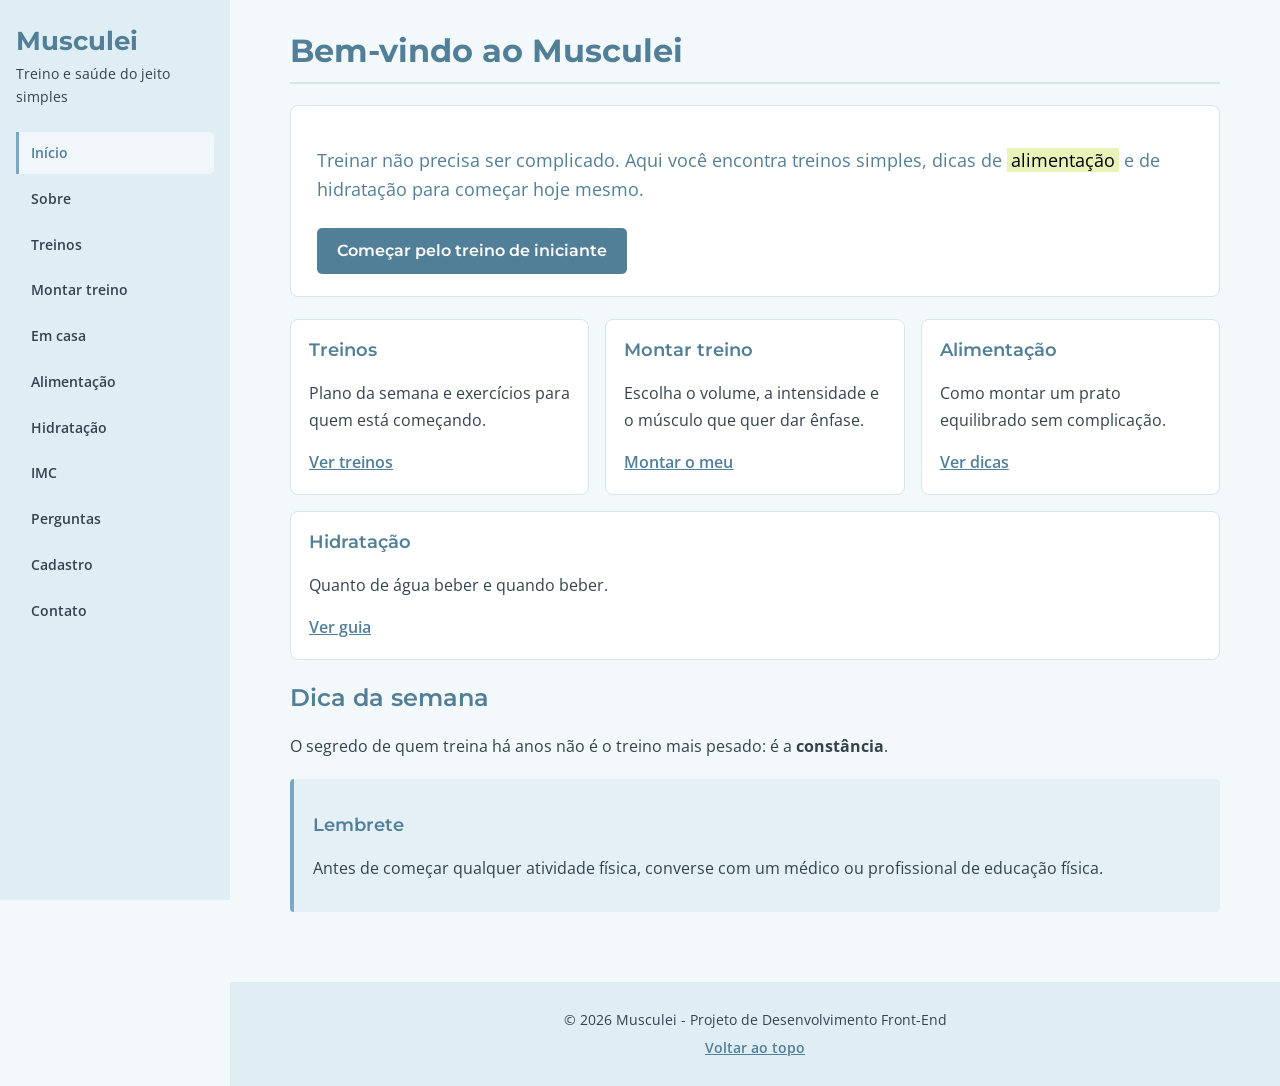
<file: html/index.html>
<!DOCTYPE html>
<html lang="pt-br">
<head>
   
    <meta charset="UTF-8">
    <meta http-equiv="content-language" content="pt-br">
    <meta name="viewport" content="width=device-width, initial-scale=1.0">
    <meta name="author" content="Hugo Gabriel">
    <meta name="keywords" content="treino, saúde, exercícios, alimentação, hidratação">
    <meta name="description" content="Musculei: site de treino e saúde para quem está em busca de bem-estar.">
    <title>Início | Musculei</title>
   
    <link rel="preconnect" href="https://fonts.googleapis.com">
    <link rel="preconnect" href="https://fonts.gstatic.com" crossorigin>
    <link href="https://fonts.googleapis.com/css2?family=Montserrat:wght@600;700;800&family=Open+Sans:wght@400;600;700&display=swap" rel="stylesheet">

    <link rel="stylesheet" href="../css/estilo.css">
    <link rel="stylesheet" href="../css/index.css">
</head>
<body>


    <header id="topo">
        <h1>Musculei</h1>
        <p>Treino e saúde do jeito simples</p>
        <nav>
            <a href="index.html" class="ativo">Início</a>
            <a href="sobre.html">Sobre</a>
            <a href="treinos.html">Treinos</a>
            <a href="montar-treino.html">Montar treino</a>
            <a href="treino-em-casa.html">Em casa</a>
            <a href="alimentacao.html">Alimentação</a>
            <a href="hidratacao.html">Hidratação</a>
            <a href="imc.html">IMC</a>
            <a href="perguntas.html">Perguntas</a>
            <a href="cadastro.html">Cadastro</a>
            <a href="contato.html">Contato</a>
        </nav>
    </header>

    <main>
        <h1>Bem-vindo ao Musculei</h1>

        <section>
            <p class="introducao">Treinar não precisa ser complicado. Aqui você encontra treinos simples, dicas de <mark>alimentação</mark> e de hidratação para começar hoje mesmo.</p>
            <a class="botao" href="treino-iniciante.html">Começar pelo treino de iniciante</a>
        </section>

        <div class="grade">
            <div class="cartao">
                <h3>Treinos</h3>
                <p>Plano da semana e exercícios para quem está começando.</p>
                <a href="treinos.html">Ver treinos</a>
            </div>
            <div class="cartao">
                <h3>Montar treino</h3>
                <p>Escolha o volume, a intensidade e o músculo que quer dar ênfase.</p>
                <a href="montar-treino.html">Montar o meu</a>
            </div>
            <div class="cartao">
                <h3>Alimentação</h3>
                <p>Como montar um prato equilibrado sem complicação.</p>
                <a href="alimentacao.html">Ver dicas</a>
            </div>
            <div class="cartao">
                <h3>Hidratação</h3>
                <p>Quanto de água beber e quando beber.</p>
                <a href="hidratacao.html">Ver guia</a>
            </div>
        </div>

        <article>
            <h2>Dica da semana</h2>
            <p>O segredo de quem treina há anos não é o treino mais pesado: é a <strong>constância</strong>.</p>
        </article>

        <aside>
            <h3>Lembrete</h3>
            <p>Antes de começar qualquer atividade física, converse com um médico ou profissional de educação física.</p>
        </aside>
    </main>

    <footer>
        <p>&copy; 2026 Musculei - Projeto de Desenvolvimento Front-End</p>
        <p><a href="#topo">Voltar ao topo</a></p>
    </footer>

</body>
</html>
</file>
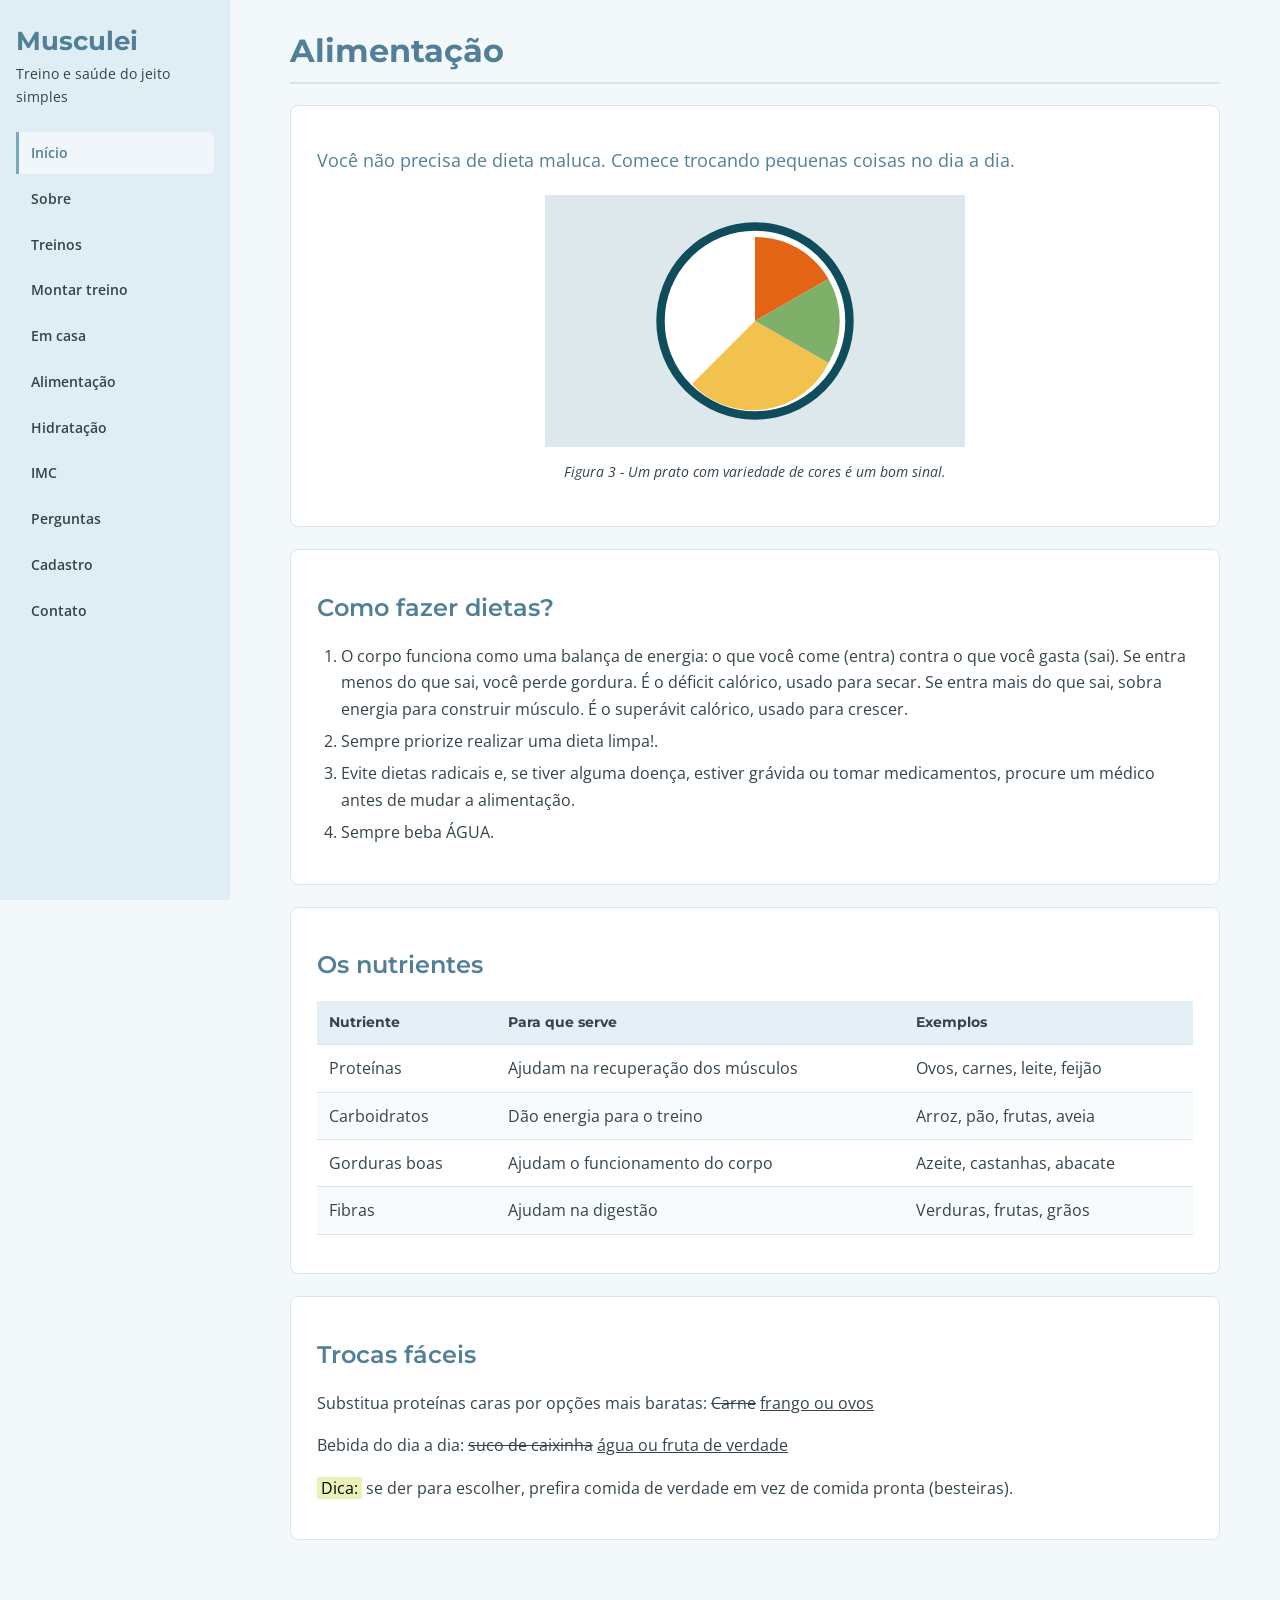
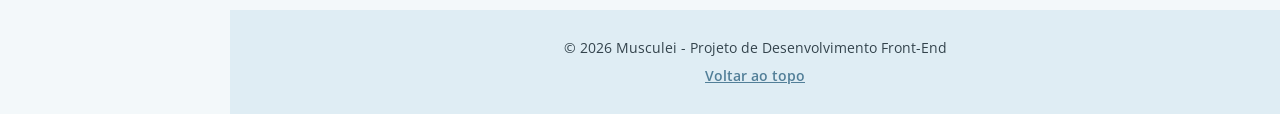
<file: html/alimentacao.html>
<!DOCTYPE html>
<html lang="pt-br">
<head>
    <!-- configurações da página -->
    <meta charset="UTF-8">
    <meta http-equiv="content-language" content="pt-br">
    <meta name="viewport" content="width=device-width, initial-scale=1.0">
    <meta name="author" content="Hugo Gabriel">
    <meta name="keywords" content="treino, saúde, exercícios, alimentação, hidratação">
    <meta name="description" content="Dicas simples para montar um prato equilibrado.">
    <title>Alimentação | Musculei</title>

    <!-- fontes -->
    <link rel="preconnect" href="https://fonts.googleapis.com">
    <link rel="preconnect" href="https://fonts.gstatic.com" crossorigin>
    <link href="https://fonts.googleapis.com/css2?family=Montserrat:wght@600;700;800&family=Open+Sans:wght@400;600;700&display=swap" rel="stylesheet">

    <!-- estilos -->
    <link rel="stylesheet" href="../css/estilo.css">
    <link rel="stylesheet" href="../css/alimentacao.css">
</head>
<body>

    
    <header id="topo">
        <h1>Musculei</h1>
        <p>Treino e saúde do jeito simples</p>
        <nav>
            <a href="index.html" class="ativo">Início</a>
            <a href="sobre.html">Sobre</a>
            <a href="treinos.html">Treinos</a>
            <a href="montar-treino.html">Montar treino</a>
            <a href="treino-em-casa.html">Em casa</a>
            <a href="alimentacao.html">Alimentação</a>
            <a href="hidratacao.html">Hidratação</a>
            <a href="imc.html">IMC</a>
            <a href="perguntas.html">Perguntas</a>
            <a href="cadastro.html">Cadastro</a>
            <a href="contato.html">Contato</a>
        </nav>
    </header>

    
    <main>
        <h1>Alimentação</h1>

        <section>
            <p class="introducao">Você não precisa de dieta maluca. Comece trocando pequenas coisas no dia a dia.</p>
            <figure>
                <img src="../img/prato.svg" alt="Desenho de um prato dividido em partes coloridas">
                <figcaption>Figura 3 - Um prato com variedade de cores é um bom sinal.</figcaption>
            </figure>
        </section>

        <section>
            <h2>Como fazer dietas?</h2>
            <ol>
                <li>O corpo funciona como uma balança de energia: o que você come (entra) contra o que você gasta (sai). Se entra menos do que sai, você perde gordura. É o déficit calórico, usado para secar. Se entra mais do que sai, sobra energia para construir músculo. É o superávit calórico, usado para crescer.</li>
                <li>Sempre priorize realizar uma dieta limpa!.</li>
                <li>Evite dietas radicais e, se tiver alguma doença, estiver grávida ou tomar medicamentos, procure um médico antes de mudar a alimentação.</li>
                <li>Sempre beba ÁGUA. </li>
            </ol>
        </section>

        <section>
            <h2>Os nutrientes</h2>
            <table>
                <thead>
                    <tr><th>Nutriente</th><th>Para que serve</th><th>Exemplos</th></tr>
                </thead>
                <tbody>
                    <tr><td>Proteínas</td><td>Ajudam na recuperação dos músculos</td><td>Ovos, carnes, leite, feijão</td></tr>
                    <tr><td>Carboidratos</td><td>Dão energia para o treino</td><td>Arroz, pão, frutas, aveia</td></tr>
                    <tr><td>Gorduras boas</td><td>Ajudam o funcionamento do corpo</td><td>Azeite, castanhas, abacate</td></tr>
                    <tr><td>Fibras</td><td>Ajudam na digestão</td><td>Verduras, frutas, grãos</td></tr>
                </tbody>
            </table>
        </section>

        <section>
            <h2>Trocas fáceis</h2>
            
            <p>Substitua proteínas caras por opções mais baratas: <del>Carne</del> <ins>frango ou ovos</ins></p>
            <p>Bebida do dia a dia: <del>suco de caixinha</del> <ins>água ou fruta de verdade</ins></p>
            <p><mark>Dica:</mark> se der para escolher, prefira comida de verdade em vez de comida pronta (besteiras).</p>
        </section>
    </main>

    <!-- rodapé -->
    <footer>
        <p>&copy; 2026 Musculei - Projeto de Desenvolvimento Front-End</p>
        <p><a href="#topo">Voltar ao topo</a></p>
    </footer>

</body>
</html>
</file>
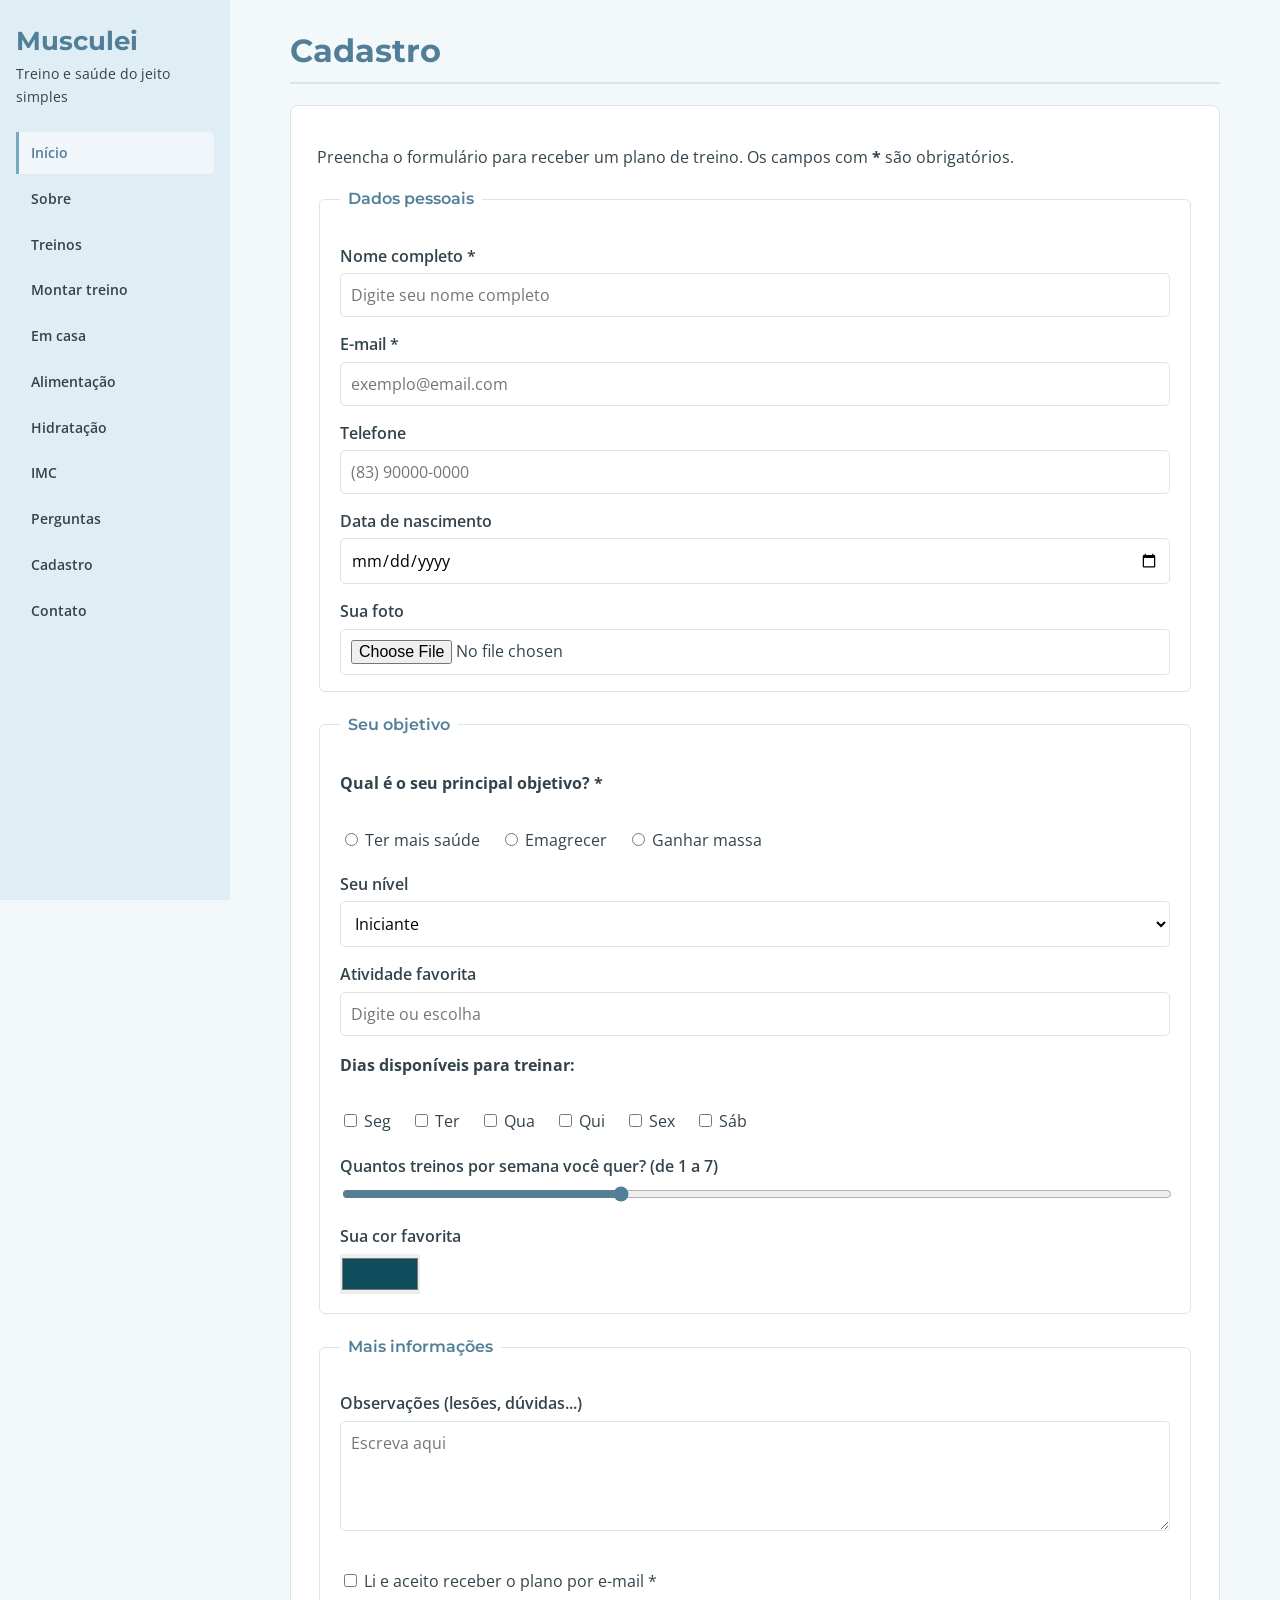
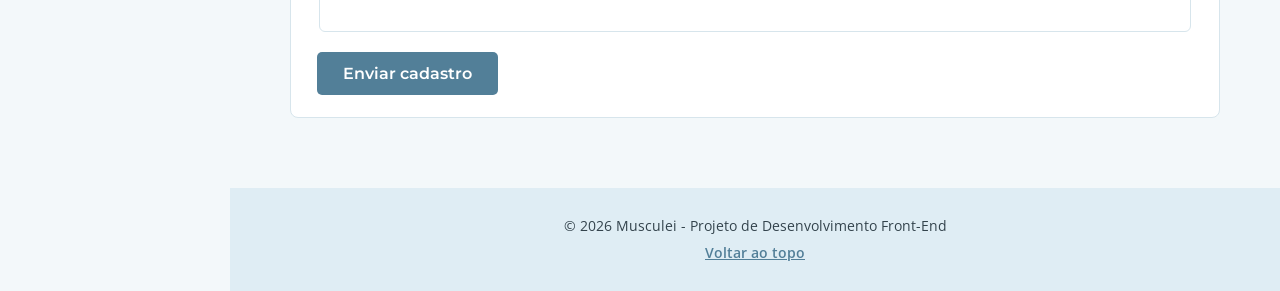
<file: html/cadastro.html>
<!DOCTYPE html>
<html lang="pt-br">
<head>
    <!-- configurações da página -->
    <meta charset="UTF-8">
    <meta http-equiv="content-language" content="pt-br">
    <meta name="viewport" content="width=device-width, initial-scale=1.0">
    <meta name="author" content="Hugo Gabriel">
    <meta name="keywords" content="treino, saúde, exercícios, alimentação, hidratação">
    <meta name="description" content="Formulário de cadastro para receber o plano de treino.">
    <title>Cadastro | Musculei</title>

    <!-- fontes -->
    <link rel="preconnect" href="https://fonts.googleapis.com">
    <link rel="preconnect" href="https://fonts.gstatic.com" crossorigin>
    <link href="https://fonts.googleapis.com/css2?family=Montserrat:wght@600;700;800&family=Open+Sans:wght@400;600;700&display=swap" rel="stylesheet">

    <!-- estilos -->
    <link rel="stylesheet" href="../css/estilo.css">
    <link rel="stylesheet" href="../css/cadastro.css">
</head>
<body>

    
    <header id="topo">
        <h1>Musculei</h1>
        <p>Treino e saúde do jeito simples</p>
        <nav>
            <a href="index.html" class="ativo">Início</a>
            <a href="sobre.html">Sobre</a>
            <a href="treinos.html">Treinos</a>
            <a href="montar-treino.html">Montar treino</a>
            <a href="treino-em-casa.html">Em casa</a>
            <a href="alimentacao.html">Alimentação</a>
            <a href="hidratacao.html">Hidratação</a>
            <a href="imc.html">IMC</a>
            <a href="perguntas.html">Perguntas</a>
            <a href="cadastro.html">Cadastro</a>
            <a href="contato.html">Contato</a>
        </nav>
    </header>

    
    <main>
        <h1>Cadastro</h1>

        <section>
            <p>Preencha o formulário para receber um plano de treino. Os campos com <b>*</b> são obrigatórios.</p>

            <form action="#" method="post">

                
                <fieldset>
                    <legend>Dados pessoais</legend>

                    <label for="nome">Nome completo *</label>
                    <input type="text" id="nome" name="nome" placeholder="Digite seu nome completo" required>

                    <label for="email">E-mail *</label>
                    <input type="email" id="email" name="email" placeholder="exemplo@email.com" required>

                    <label for="telefone">Telefone</label>
                    <input type="tel" id="telefone" name="telefone" placeholder="(83) 90000-0000">

                    <label for="nascimento">Data de nascimento</label>
                    <input type="date" id="nascimento" name="nascimento">

                    <label for="foto">Sua foto</label>
                    <input type="file" id="foto" name="foto">
                </fieldset>

                <fieldset>
                    <legend>Seu objetivo</legend>

                    <p><b>Qual é o seu principal objetivo? *</b></p>
                    
                    <label class="opcao"><input type="radio" name="objetivo" value="saude" required> Ter mais saúde</label>
                    <label class="opcao"><input type="radio" name="objetivo" value="emagrecer"> Emagrecer</label>
                    <label class="opcao"><input type="radio" name="objetivo" value="massa"> Ganhar massa</label>

                    <label for="nivel">Seu nível</label>
                    
                    <select id="nivel" name="nivel">
                        <option value="iniciante">Iniciante</option>
                        <option value="intermediario">Intermediário</option>
                        <option value="avancado">Avançado</option>
                    </select>

                    <label for="atividade">Atividade favorita</label>
                    
                    <input type="text" id="atividade" name="atividade" list="atividades" placeholder="Digite ou escolha">
                    <datalist id="atividades">
                        <option value="Musculação">
                        <option value="Corrida">
                        <option value="Caminhada">
                        <option value="Natação">
                        <option value="Futebol">
                    </datalist>

                    <p><b>Dias disponíveis para treinar:</b></p>
                    
                    <label class="opcao"><input type="checkbox" name="dias" value="seg"> Seg</label>
                    <label class="opcao"><input type="checkbox" name="dias" value="ter"> Ter</label>
                    <label class="opcao"><input type="checkbox" name="dias" value="qua"> Qua</label>
                    <label class="opcao"><input type="checkbox" name="dias" value="qui"> Qui</label>
                    <label class="opcao"><input type="checkbox" name="dias" value="sex"> Sex</label>
                    <label class="opcao"><input type="checkbox" name="dias" value="sab"> Sáb</label>

                    <label for="vezes">Quantos treinos por semana você quer? (de 1 a 7)</label>
                    <input type="range" id="vezes" name="vezes" min="1" max="7" value="3">

                    <label for="cor">Sua cor favorita</label>
                    <input type="color" id="cor" name="cor" value="#0f4c5c">
                </fieldset>

                <fieldset>
                    <legend>Mais informações</legend>

                    <label for="obs">Observações (lesões, dúvidas...)</label>
                    <textarea id="obs" name="obs" rows="4" placeholder="Escreva aqui"></textarea>

                    <p>
                        <label class="opcao"><input type="checkbox" name="aceito" required> Li e aceito receber o plano por e-mail *</label>
                    </p>
                </fieldset>

                <input type="submit" value="Enviar cadastro">
            </form>
        </section>
    </main>

    <!-- rodapé -->
    <footer>
        <p>&copy; 2026 Musculei - Projeto de Desenvolvimento Front-End</p>
        <p><a href="#topo">Voltar ao topo</a></p>
    </footer>

</body>
</html>
</file>
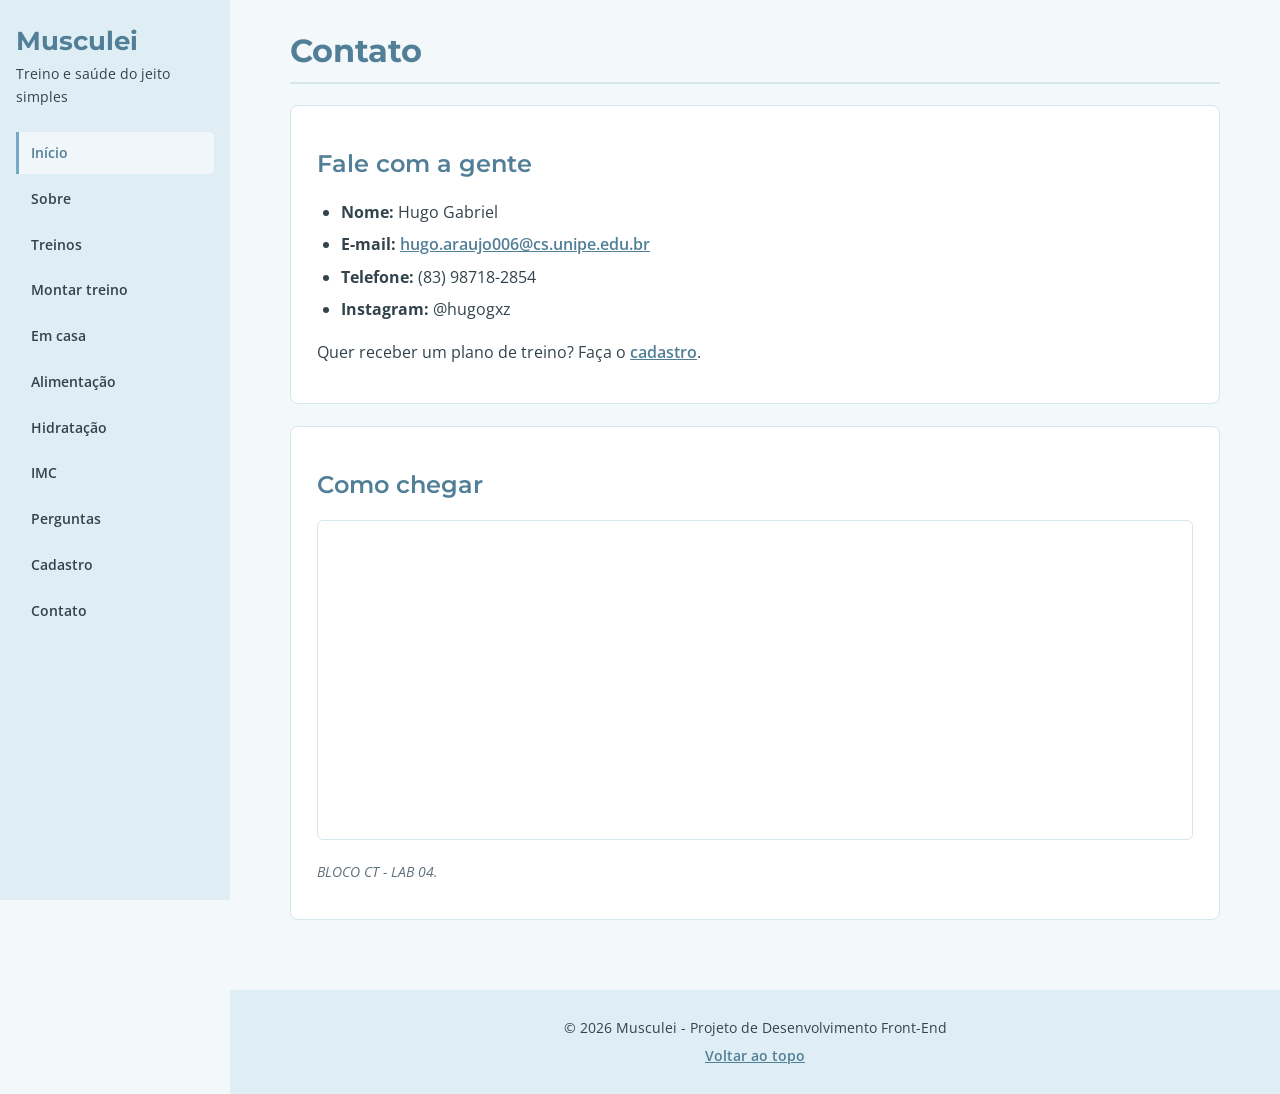
<file: html/contato.html>
<!DOCTYPE html>
<html lang="pt-br">
<head>
    <!-- configurações da página -->
    <meta charset="UTF-8">
    <meta http-equiv="content-language" content="pt-br">
    <meta name="viewport" content="width=device-width, initial-scale=1.0">
    <meta name="author" content="Hugo Gabriel">
    <meta name="keywords" content="treino, saúde, exercícios, alimentação, hidratação">
    <meta name="description" content="Fale com a equipe do Musculei e veja como chegar.">
    <title>Contato | Musculei</title>

    <!-- fontes -->
    <link rel="preconnect" href="https://fonts.googleapis.com">
    <link rel="preconnect" href="https://fonts.gstatic.com" crossorigin>
    <link href="https://fonts.googleapis.com/css2?family=Montserrat:wght@600;700;800&family=Open+Sans:wght@400;600;700&display=swap" rel="stylesheet">

    <!-- estilos -->
    <link rel="stylesheet" href="../css/estilo.css">
    <link rel="stylesheet" href="../css/contato.css">
</head>
<body>

    
    <header id="topo">
        <h1>Musculei</h1>
        <p>Treino e saúde do jeito simples</p>
        <nav>
            <a href="index.html" class="ativo">Início</a>
            <a href="sobre.html">Sobre</a>
            <a href="treinos.html">Treinos</a>
            <a href="montar-treino.html">Montar treino</a>
            <a href="treino-em-casa.html">Em casa</a>
            <a href="alimentacao.html">Alimentação</a>
            <a href="hidratacao.html">Hidratação</a>
            <a href="imc.html">IMC</a>
            <a href="perguntas.html">Perguntas</a>
            <a href="cadastro.html">Cadastro</a>
            <a href="contato.html">Contato</a>
        </nav>
    </header>

    
    <main>
        <h1>Contato</h1>

        <section>
            <h2>Fale com a gente</h2>
            <ul>
                <li><b>Nome:</b> Hugo Gabriel</li>
                <li><b>E-mail:</b> <a href="mailto:seuemail@exemplo.com">hugo.araujo006@cs.unipe.edu.br</a></li>
                <li><b>Telefone:</b> (83) 98718-2854</li>
                <li><b>Instagram:</b> @hugogxz</li>
            </ul>
            <p>Quer receber um plano de treino? Faça o <a href="cadastro.html">cadastro</a>.</p>
        </section>

        <section>
            <h2>Como chegar</h2>
            
            <iframe src="https://maps.google.com/maps?q=unipe&amp;output=embed" title="Mapa de João Pessoa" loading="lazy"></iframe>
            <p class="nota">BLOCO CT - LAB 04.</p>
        </section>
    </main>

    <!-- rodapé -->
    <footer>
        <p>&copy; 2026 Musculei - Projeto de Desenvolvimento Front-End</p>
        <p><a href="#topo">Voltar ao topo</a></p>
    </footer>

</body>
</html>
</file>
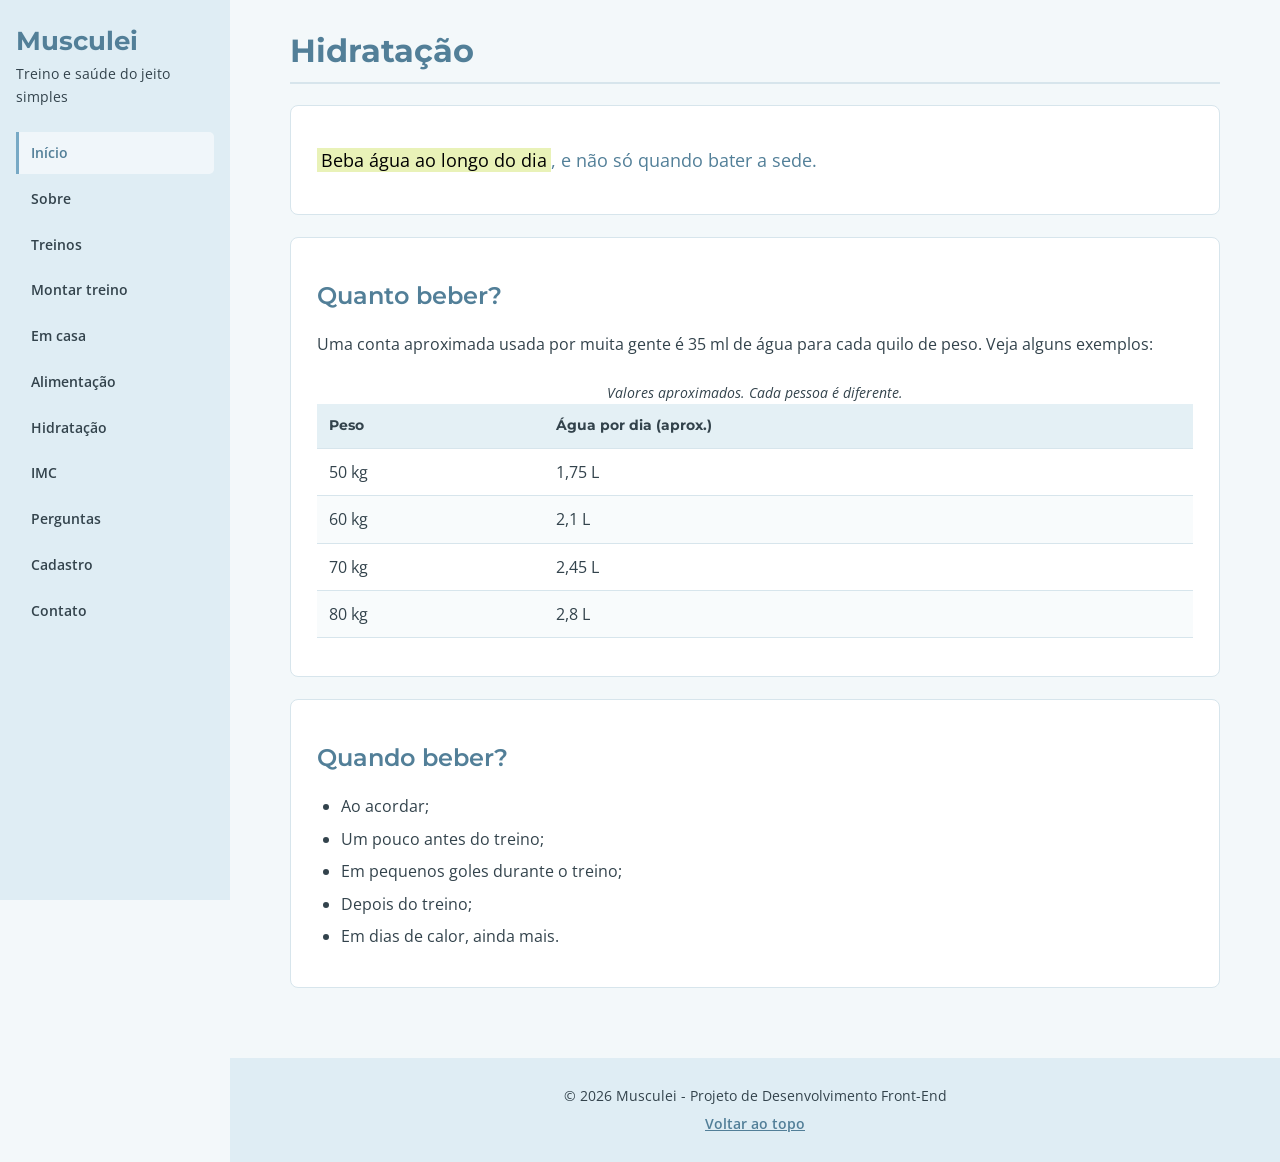
<file: html/hidratacao.html>
<!DOCTYPE html>
<html lang="pt-br">
<head>
    <!-- configurações da página -->
    <meta charset="UTF-8">
    <meta http-equiv="content-language" content="pt-br">
    <meta name="viewport" content="width=device-width, initial-scale=1.0">
    <meta name="author" content="Hugo Gabriel">
    <meta name="keywords" content="treino, saúde, exercícios, alimentação, hidratação">
    <meta name="description" content="Quanto de água beber por dia e quando beber.">
    <title>Hidratação | Musculei</title>

    <!-- fontes -->
    <link rel="preconnect" href="https://fonts.googleapis.com">
    <link rel="preconnect" href="https://fonts.gstatic.com" crossorigin>
    <link href="https://fonts.googleapis.com/css2?family=Montserrat:wght@600;700;800&family=Open+Sans:wght@400;600;700&display=swap" rel="stylesheet">

    <!-- estilos -->
    <link rel="stylesheet" href="../css/estilo.css">
    <link rel="stylesheet" href="../css/hidratacao.css">
</head>
<body>

    
    <header id="topo">
        <h1>Musculei</h1>
        <p>Treino e saúde do jeito simples</p>
        <nav>
            <a href="index.html" class="ativo">Início</a>
            <a href="sobre.html">Sobre</a>
            <a href="treinos.html">Treinos</a>
            <a href="montar-treino.html">Montar treino</a>
            <a href="treino-em-casa.html">Em casa</a>
            <a href="alimentacao.html">Alimentação</a>
            <a href="hidratacao.html">Hidratação</a>
            <a href="imc.html">IMC</a>
            <a href="perguntas.html">Perguntas</a>
            <a href="cadastro.html">Cadastro</a>
            <a href="contato.html">Contato</a>
        </nav>
    </header>

    
    <main>
        <h1>Hidratação</h1>

        <section>
            <p class="introducao"><mark>Beba água ao longo do dia</mark>, e não só quando bater a sede.</p>
        </section>

        <section>
            <h2>Quanto beber?</h2>
            <p>Uma conta aproximada usada por muita gente é 35 ml de água para cada quilo de peso. Veja alguns exemplos:</p>
            <table>
                <caption>Valores aproximados. Cada pessoa é diferente.</caption>
                <thead>
                    <tr><th>Peso</th><th>Água por dia (aprox.)</th></tr>
                </thead>
                <tbody>
                    <tr><td>50 kg</td><td>1,75 L</td></tr>
                    <tr><td>60 kg</td><td>2,1 L</td></tr>
                    <tr><td>70 kg</td><td>2,45 L</td></tr>
                    <tr><td>80 kg</td><td>2,8 L</td></tr>
                </tbody>
            </table>
        </section>

        <section>
            <h2>Quando beber?</h2>
            <ul>
                <li>Ao acordar;</li>
                <li>Um pouco antes do treino;</li>
                <li>Em pequenos goles durante o treino;</li>
                <li>Depois do treino;</li>
                <li>Em dias de calor, ainda mais.</li>
            </ul>
        </section>
    </main>

    <!-- rodapé -->
    <footer>
        <p>&copy; 2026 Musculei - Projeto de Desenvolvimento Front-End</p>
        <p><a href="#topo">Voltar ao topo</a></p>
    </footer>

</body>
</html>
</file>
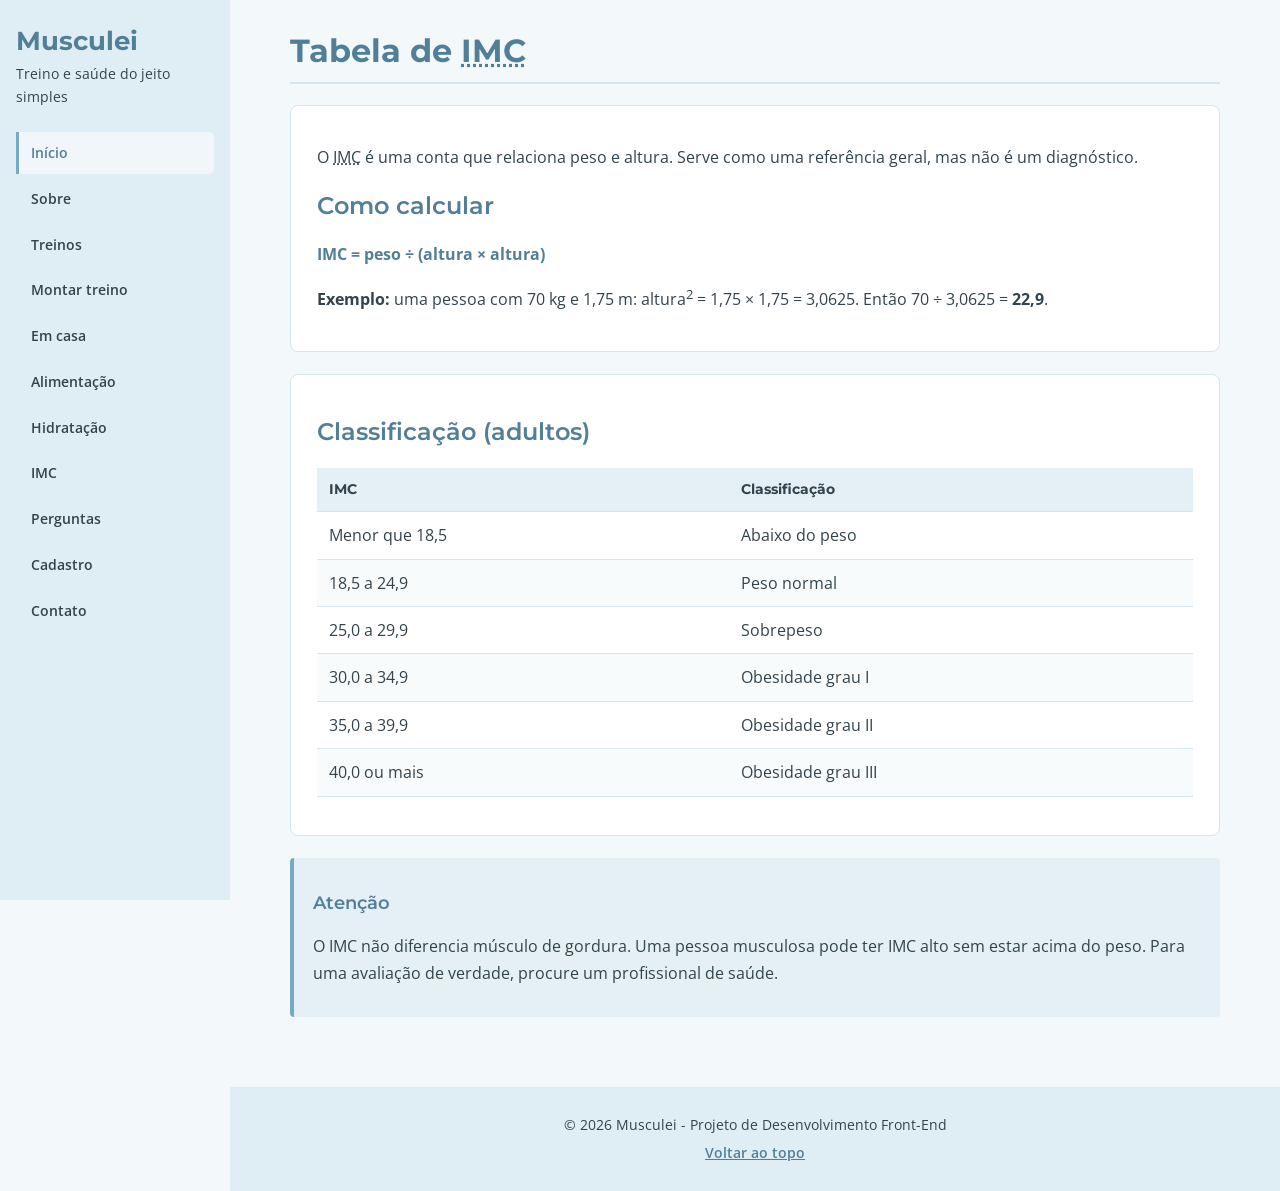
<file: html/imc.html>
<!DOCTYPE html>
<html lang="pt-br">
<head>
    <!-- configurações da página -->
    <meta charset="UTF-8">
    <meta http-equiv="content-language" content="pt-br">
    <meta name="viewport" content="width=device-width, initial-scale=1.0">
    <meta name="author" content="Hugo Gabriel">
    <meta name="keywords" content="treino, saúde, exercícios, alimentação, hidratação">
    <meta name="description" content="Tabela de classificação do IMC e como calcular.">
    <title>IMC | Musculei</title>

    <!-- fontes -->
    <link rel="preconnect" href="https://fonts.googleapis.com">
    <link rel="preconnect" href="https://fonts.gstatic.com" crossorigin>
    <link href="https://fonts.googleapis.com/css2?family=Montserrat:wght@600;700;800&family=Open+Sans:wght@400;600;700&display=swap" rel="stylesheet">

    <!-- estilos -->
    <link rel="stylesheet" href="../css/estilo.css">
    <link rel="stylesheet" href="../css/imc.css">
</head>
<body>

    
    <header id="topo">
        <h1>Musculei</h1>
        <p>Treino e saúde do jeito simples</p>
        <nav>
            <a href="index.html" class="ativo">Início</a>
            <a href="sobre.html">Sobre</a>
            <a href="treinos.html">Treinos</a>
            <a href="montar-treino.html">Montar treino</a>
            <a href="treino-em-casa.html">Em casa</a>
            <a href="alimentacao.html">Alimentação</a>
            <a href="hidratacao.html">Hidratação</a>
            <a href="imc.html">IMC</a>
            <a href="perguntas.html">Perguntas</a>
            <a href="cadastro.html">Cadastro</a>
            <a href="contato.html">Contato</a>
        </nav>
    </header>

    
    <main>
        <h1>Tabela de <abbr title="Índice de Massa Corporal">IMC</abbr> </h1>

        <section>
            <p>O <abbr title="Índice de Massa Corporal">IMC</abbr> é uma conta que relaciona peso e altura. Serve como uma referência geral, mas não é um diagnóstico.</p>

            <h2>Como calcular</h2>
            <p class="destaque">IMC = peso &divide; (altura &times; altura)</p>
            <p><b>Exemplo:</b> uma pessoa com 70 kg e 1,75 m: altura<sup>2</sup> = 1,75 &times; 1,75 = 3,0625. Então 70 &divide; 3,0625 = <strong>22,9</strong>.</p>
        </section>

        <section>
            <h2>Classificação (adultos)</h2>
            <table>
                <thead>
                    <tr><th>IMC</th><th>Classificação</th></tr>
                </thead>
                <tbody>
                    <tr><td>Menor que 18,5</td><td>Abaixo do peso</td></tr>
                    <tr><td>18,5 a 24,9</td><td>Peso normal</td></tr>
                    <tr><td>25,0 a 29,9</td><td>Sobrepeso</td></tr>
                    <tr><td>30,0 a 34,9</td><td>Obesidade grau I</td></tr>
                    <tr><td>35,0 a 39,9</td><td>Obesidade grau II</td></tr>
                    <tr><td>40,0 ou mais</td><td>Obesidade grau III</td></tr>
                </tbody>
            </table>
        </section>

        <aside>
            <h3>Atenção</h3>
            <p>O IMC não diferencia músculo de gordura. Uma pessoa musculosa pode ter IMC alto sem estar acima do peso. Para uma avaliação de verdade, procure um profissional de saúde.</p>
        </aside>
    </main>

    <!-- rodapé -->
    <footer>
        <p>&copy; 2026 Musculei - Projeto de Desenvolvimento Front-End</p>
        <p><a href="#topo">Voltar ao topo</a></p>
    </footer>

</body>
</html>
</file>
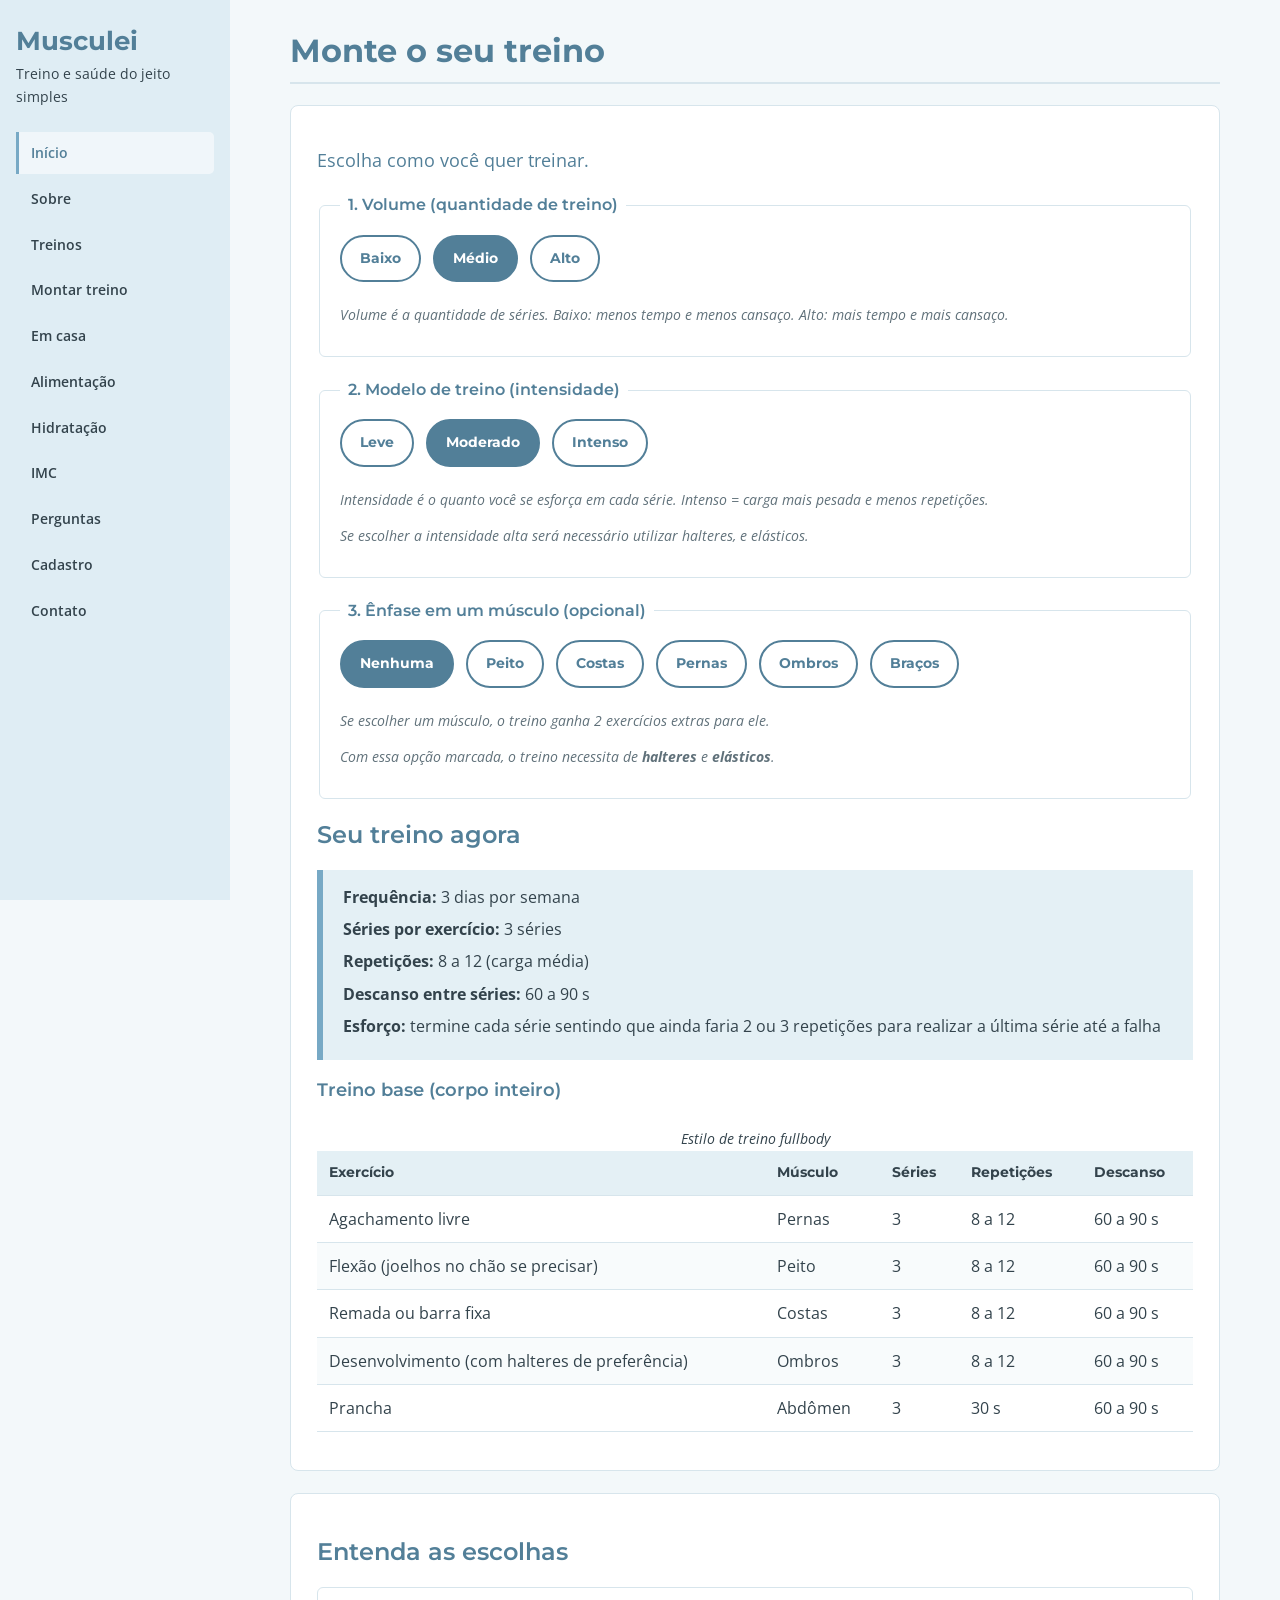
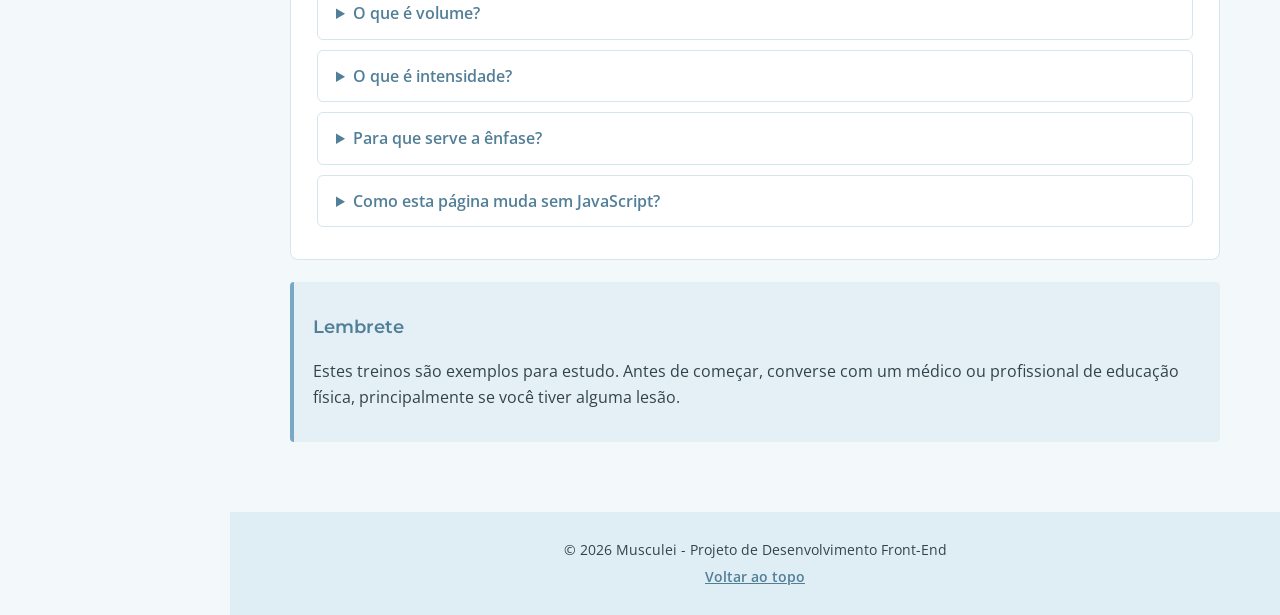
<file: html/montar-treino.html>
<!DOCTYPE html>
<html lang="pt-br">
<head>
    <!-- configurações da página -->
    <meta charset="UTF-8">
    <meta http-equiv="content-language" content="pt-br">
    <meta name="viewport" content="width=device-width, initial-scale=1.0">
    <meta name="author" content="Hugo Gabriel">
    <meta name="keywords" content="treino, saúde, exercícios, alimentação, hidratação">
    <meta name="description" content="Monte um treino adaptável escolhendo volume, intensidade e ênfase muscular.">
    <title>Montar treino | Musculei</title>

    <!-- fontes -->
    <link rel="preconnect" href="https://fonts.googleapis.com">
    <link rel="preconnect" href="https://fonts.gstatic.com" crossorigin>
    <link href="https://fonts.googleapis.com/css2?family=Montserrat:wght@600;700;800&family=Open+Sans:wght@400;600;700&display=swap" rel="stylesheet">

    <!-- estilos -->
    <link rel="stylesheet" href="../css/estilo.css">
    <link rel="stylesheet" href="../css/montar-treino.css">
</head>
<body>

    
    <header id="topo">
        <h1>Musculei</h1>
        <p>Treino e saúde do jeito simples</p>
        <nav>
            <a href="index.html" class="ativo">Início</a>
            <a href="sobre.html">Sobre</a>
            <a href="treinos.html">Treinos</a>
            <a href="montar-treino.html">Montar treino</a>
            <a href="treino-em-casa.html">Em casa</a>
            <a href="alimentacao.html">Alimentação</a>
            <a href="hidratacao.html">Hidratação</a>
            <a href="imc.html">IMC</a>
            <a href="perguntas.html">Perguntas</a>
            <a href="cadastro.html">Cadastro</a>
            <a href="contato.html">Contato</a>
        </nav>
    </header>

    
    <main>
        <h1>Monte o seu treino</h1>

        <section>
            <p class="introducao">Escolha como você quer treinar.</p>

            
            <div class="montador">

            <fieldset class="escolha">
                <legend>1. Volume (quantidade de treino)</legend>
                <input type="radio" class="radio-oculto" name="volume" id="vol-low">
                <label class="chip" for="vol-low">Baixo</label>
                <input type="radio" class="radio-oculto" name="volume" id="vol-med" checked>
                <label class="chip" for="vol-med">Médio</label>
                <input type="radio" class="radio-oculto" name="volume" id="vol-high">
                <label class="chip" for="vol-high">Alto</label>
                <p class="nota">Volume é a quantidade de séries. Baixo: menos tempo e menos cansaço. Alto: mais tempo e mais cansaço.</p>
            </fieldset>

            <fieldset class="escolha">
                <legend>2. Modelo de treino (intensidade)</legend>
                <input type="radio" class="radio-oculto" name="intensidade" id="int-leve">
                <label class="chip" for="int-leve">Leve</label>
                <input type="radio" class="radio-oculto" name="intensidade" id="int-mod" checked>
                <label class="chip" for="int-mod">Moderado</label>
                <input type="radio" class="radio-oculto" name="intensidade" id="int-alta">
                <label class="chip" for="int-alta">Intenso</label>
                <p class="nota">Intensidade é o quanto você se esforça em cada série. Intenso = carga mais pesada e menos repetições.</p>
                <p class="nota">Se escolher a intensidade alta será necessário utilizar halteres, e elásticos.</p>
            </fieldset>

            <fieldset class="escolha">
                <legend>3. Ênfase em um músculo (opcional)</legend>
                <input type="radio" class="radio-oculto" name="enfase" id="enf-nenhuma" checked>
                <label class="chip" for="enf-nenhuma">Nenhuma</label>
                <input type="radio" class="radio-oculto" name="enfase" id="enf-peito">
                <label class="chip" for="enf-peito">Peito</label>
                <input type="radio" class="radio-oculto" name="enfase" id="enf-costas">
                <label class="chip" for="enf-costas">Costas</label>
                <input type="radio" class="radio-oculto" name="enfase" id="enf-pernas">
                <label class="chip" for="enf-pernas">Pernas</label>
                <input type="radio" class="radio-oculto" name="enfase" id="enf-ombros">
                <label class="chip" for="enf-ombros">Ombros</label>
                <input type="radio" class="radio-oculto" name="enfase" id="enf-bracos">
                <label class="chip" for="enf-bracos">Braços</label>
                <p class="nota">Se escolher um músculo, o treino ganha 2 exercícios extras para ele.</p>
                <p class="nota">Com essa opção marcada, o treino necessita de <strong>halteres</strong> e <strong>elásticos</strong>.</p>
            </fieldset>

                <div class="resultado">
                    <h2>Seu treino agora</h2>

                    <div class="resumo">
                        <ul>
                            <li><b>Frequência:</b> <span class="v-low">2 dias por semana</span><span class="v-med">3 dias por semana</span><span class="v-high">4 dias por semana (pode alternar parte de cima e parte de baixo)</span></li>
                            <li><b>Séries por exercício:</b> <span class="v-low">2 séries</span><span class="v-med">3 séries</span><span class="v-high">4 séries</span></li>
                            <li><b>Repetições:</b> <span class="i-leve">12 a 15 (carga leve)</span><span class="i-mod">8 a 12 (carga média)</span><span class="i-alta">5 a 8 (carga pesada)</span></li>
                            <li><b>Descanso entre séries:</b> <span class="i-leve">45 s</span><span class="i-mod">60 a 90 s</span><span class="i-alta">2 a 3 min</span></li>
                            <li><b>Esforço:</b> <span class="i-leve">termine cada série sentindo que ainda faria cerca de 4 repetições para realizar a última série até a falha </span><span class="i-mod">termine cada série sentindo que ainda faria 2 ou 3 repetições para realizar a última série até a falha</span><span class="i-alta">termine cada série sentindo que ainda faria só 1 ou 2 repetições para realizar a última série até a falha</span></li>
                        </ul>
                    </div>

                    
                    <p class="aviso aviso-combo"><b>Atenção:</b> volume alto com intensidade intensa é uma combinação puxada. Se você está começando, prefira volume baixo ou médio e intensidade leve ou moderada.</p>

                    <h3>Treino base (corpo inteiro)</h3>
                <table>
                    <caption>Estilo de treino fullbody</caption>
                    <thead>
                        <tr><th>Exercício</th><th>Músculo</th><th>Séries</th><th>Repetições</th><th>Descanso</th></tr>
                    </thead>
                    <tbody>
                        <tr><td>Agachamento livre</td><td>Pernas</td><td><span class="v-low">2</span><span class="v-med">3</span><span class="v-high">4</span></td><td><span class="i-leve">12 a 15</span><span class="i-mod">8 a 12</span><span class="i-alta">5 a 8</span></td><td><span class="i-leve">45 s</span><span class="i-mod">60 a 90 s</span><span class="i-alta">2 a 3 min</span></td></tr>
                        <tr><td>Flexão (joelhos no chão se precisar)</td><td>Peito</td><td><span class="v-low">2</span><span class="v-med">3</span><span class="v-high">4</span></td><td><span class="i-leve">12 a 15</span><span class="i-mod">8 a 12</span><span class="i-alta">5 a 8</span></td><td><span class="i-leve">45 s</span><span class="i-mod">60 a 90 s</span><span class="i-alta">2 a 3 min</span></td></tr>
                        <tr><td>Remada ou barra fixa</td><td>Costas</td><td><span class="v-low">2</span><span class="v-med">3</span><span class="v-high">4</span></td><td><span class="i-leve">12 a 15</span><span class="i-mod">8 a 12</span><span class="i-alta">5 a 8</span></td><td><span class="i-leve">45 s</span><span class="i-mod">60 a 90 s</span><span class="i-alta">2 a 3 min</span></td></tr>
                        <tr><td>Desenvolvimento (com halteres de preferência)</td><td>Ombros</td><td><span class="v-low">2</span><span class="v-med">3</span><span class="v-high">4</span></td><td><span class="i-leve">12 a 15</span><span class="i-mod">8 a 12</span><span class="i-alta">5 a 8</span></td><td><span class="i-leve">45 s</span><span class="i-mod">60 a 90 s</span><span class="i-alta">2 a 3 min</span></td></tr>
                        <tr><td>Prancha</td><td>Abdômen</td><td><span class="v-low">2</span><span class="v-med">3</span><span class="v-high">4</span></td><td><span class="i-leve">20 s</span><span class="i-mod">30 s</span><span class="i-alta">45 s</span></td><td><span class="i-leve">45 s</span><span class="i-mod">60 a 90 s</span><span class="i-alta">2 a 3 min</span></td></tr>
                    </tbody>
                </table>

            
            <div class="bloco-enfase e-peito">
                <h3>Bloco de ênfase: Peito <span class="selo">+2 exercícios</span></h3>
                <p>Faça estes dois exercícios no final do treino, depois dos exercícios do treino base.</p>
                <table>
                    <caption>Exercícios extras de peito</caption>
                    <thead>
                        <tr><th>Exercício</th><th>Músculo</th><th>Séries</th><th>Repetições</th><th>Descanso</th></tr>
                    </thead>
                    <tbody>
                        <tr><td>Supino reto com halteres</td><td>Peito</td><td><span class="v-low">2</span><span class="v-med">3</span><span class="v-high">4</span></td><td><span class="i-leve">12 a 15</span><span class="i-mod">8 a 12</span><span class="i-alta">5 a 8</span></td><td><span class="i-leve">45 s</span><span class="i-mod">60 a 90 s</span><span class="i-alta">2 a 3 min</span></td></tr>
                        <tr><td>Crucifixo com halteres</td><td>Peito</td><td><span class="v-low">2</span><span class="v-med">3</span><span class="v-high">4</span></td><td><span class="i-leve">12 a 15</span><span class="i-mod">8 a 12</span><span class="i-alta">5 a 8</span></td><td><span class="i-leve">45 s</span><span class="i-mod">60 a 90 s</span><span class="i-alta">2 a 3 min</span></td></tr>
                    </tbody>
                </table>
            </div>

            
            <div class="bloco-enfase e-costas">
                <h3>Bloco de ênfase: Costas <span class="selo">+2 exercícios</span></h3>
                <p>Faça estes dois exercícios no final do treino, depois dos exercícios do treino base.</p>
                <table>
                    <caption>Exercícios extras de costas</caption>
                    <thead>
                        <tr><th>Exercício</th><th>Músculo</th><th>Séries</th><th>Repetições</th><th>Descanso</th></tr>
                    </thead>
                    <tbody>
                        <tr><td>Puxada alta (polia ou elástico)</td><td>Costas</td><td><span class="v-low">2</span><span class="v-med">3</span><span class="v-high">4</span></td><td><span class="i-leve">12 a 15</span><span class="i-mod">8 a 12</span><span class="i-alta">5 a 8</span></td><td><span class="i-leve">45 s</span><span class="i-mod">60 a 90 s</span><span class="i-alta">2 a 3 min</span></td></tr>
                        <tr><td>Remada curvada com halteres</td><td>Costas</td><td><span class="v-low">2</span><span class="v-med">3</span><span class="v-high">4</span></td><td><span class="i-leve">12 a 15</span><span class="i-mod">8 a 12</span><span class="i-alta">5 a 8</span></td><td><span class="i-leve">45 s</span><span class="i-mod">60 a 90 s</span><span class="i-alta">2 a 3 min</span></td></tr>
                    </tbody>
                </table>
            </div>

            
            <div class="bloco-enfase e-pernas">
                <h3>Bloco de ênfase: Pernas <span class="selo">+2 exercícios</span></h3>
                <p>Faça estes dois exercícios no final do treino, depois dos exercícios do treino base.</p>
                <table>
                    <caption>Exercícios extras de pernas</caption>
                    <thead>
                        <tr><th>Exercício</th><th>Músculo</th><th>Séries</th><th>Repetições</th><th>Descanso</th></tr>
                    </thead>
                    <tbody>
                        <tr><td>Avanço alternado</td><td>Pernas e glúteos</td><td><span class="v-low">2</span><span class="v-med">3</span><span class="v-high">4</span></td><td><span class="i-leve">12 a 15</span><span class="i-mod">8 a 12</span><span class="i-alta">5 a 8</span></td><td><span class="i-leve">45 s</span><span class="i-mod">60 a 90 s</span><span class="i-alta">2 a 3 min</span></td></tr>
                        <tr><td>Elevação de quadril (ponte)</td><td>Glúteos</td><td><span class="v-low">2</span><span class="v-med">3</span><span class="v-high">4</span></td><td><span class="i-leve">12 a 15</span><span class="i-mod">8 a 12</span><span class="i-alta">5 a 8</span></td><td><span class="i-leve">45 s</span><span class="i-mod">60 a 90 s</span><span class="i-alta">2 a 3 min</span></td></tr>
                    </tbody>
                </table>
            </div>

            
            <div class="bloco-enfase e-ombros">
                <h3>Bloco de ênfase: Ombros <span class="selo">+2 exercícios</span></h3>
                <p>Faça estes dois exercícios no final do treino, depois dos exercícios do treino base.</p>
                <table>
                    <caption>Exercícios extras de ombros</caption>
                    <thead>
                        <tr><th>Exercício</th><th>Músculo</th><th>Séries</th><th>Repetições</th><th>Descanso</th></tr>
                    </thead>
                    <tbody>
                        <tr><td>Elevação lateral com halteres</td><td>Ombros</td><td><span class="v-low">2</span><span class="v-med">3</span><span class="v-high">4</span></td><td><span class="i-leve">12 a 15</span><span class="i-mod">8 a 12</span><span class="i-alta">5 a 8</span></td><td><span class="i-leve">45 s</span><span class="i-mod">60 a 90 s</span><span class="i-alta">2 a 3 min</span></td></tr>
                        <tr><td>Crucifixo invertido com halteres</td><td>Ombros</td><td><span class="v-low">2</span><span class="v-med">3</span><span class="v-high">4</span></td><td><span class="i-leve">12 a 15</span><span class="i-mod">8 a 12</span><span class="i-alta">5 a 8</span></td><td><span class="i-leve">45 s</span><span class="i-mod">60 a 90 s</span><span class="i-alta">2 a 3 min</span></td></tr>
                    </tbody>
                </table>
            </div>

            
            <div class="bloco-enfase e-bracos">
                <h3>Bloco de ênfase: Braços <span class="selo">+2 exercícios</span></h3>
                <p>Faça estes dois exercícios no final do treino, depois dos exercícios do treino base.</p>
                <table>
                    <caption>Exercícios extras de braços</caption>
                    <thead>
                        <tr><th>Exercício</th><th>Músculo</th><th>Séries</th><th>Repetições</th><th>Descanso</th></tr>
                    </thead>
                    <tbody>
                        <tr><td>Rosca direta com halteres</td><td>Bíceps</td><td><span class="v-low">2</span><span class="v-med">3</span><span class="v-high">4</span></td><td><span class="i-leve">12 a 15</span><span class="i-mod">8 a 12</span><span class="i-alta">5 a 8</span></td><td><span class="i-leve">45 s</span><span class="i-mod">60 a 90 s</span><span class="i-alta">2 a 3 min</span></td></tr>
                        <tr><td>Tríceps francês com halter</td><td>Tríceps</td><td><span class="v-low">2</span><span class="v-med">3</span><span class="v-high">4</span></td><td><span class="i-leve">12 a 15</span><span class="i-mod">8 a 12</span><span class="i-alta">5 a 8</span></td><td><span class="i-leve">45 s</span><span class="i-mod">60 a 90 s</span><span class="i-alta">2 a 3 min</span></td></tr>
                    </tbody>
                </table>
            </div>
                </div>
            </div>
        </section>

        <section>
            <h2>Entenda as escolhas</h2>
            <details>
                <summary>O que é volume?</summary>
                <p>É a quantidade de trabalho que você faz: quantas séries, quantos exercícios e quantos dias por semana. Mais volume costuma pedir mais tempo e mais descanso.</p>
            </details>
            <details>
                <summary>O que é intensidade?</summary>
                <p>É o quão perto do seu limite você chega em cada série. Em um treino leve, sobra bastante força no final. Em um treino intenso, você chega bem perto do limite.</p>
            </details>
            <details>
                <summary>Para que serve a ênfase?</summary>
                <p>Se você quer dar mais atenção a um músculo, escolha-o na opção 3. O treino ganha 2 exercícios extras para ele, com as mesmas séries e repetições do restante.</p>
            </details>
            <details>
                <summary>Como esta página muda sem JavaScript?</summary>
                <p>Cada botão é um campo <code>radio</code> escondido com um <code>label</code> bonito. No CSS, o seletor <code>:checked</code> descobre qual está marcado e o <code>:has()</code> mostra ou esconde as partes certas. O código está em <code>css/estilo.css</code>, na seção do montador de treino.</p>
                <p class="nota">Precisa de um navegador atualizado (Chrome, Edge, Safari ou Firefox recentes).</p>
            </details>
        </section>

        <aside>
            <h3>Lembrete</h3>
            <p>Estes treinos são exemplos para estudo. Antes de começar, converse com um médico ou profissional de educação física, principalmente se você tiver alguma lesão.</p>
        </aside>
    </main>

    <!-- rodapé -->
    <footer>
        <p>&copy; 2026 Musculei - Projeto de Desenvolvimento Front-End</p>
        <p><a href="#topo">Voltar ao topo</a></p>
    </footer>

</body>
</html>
</file>
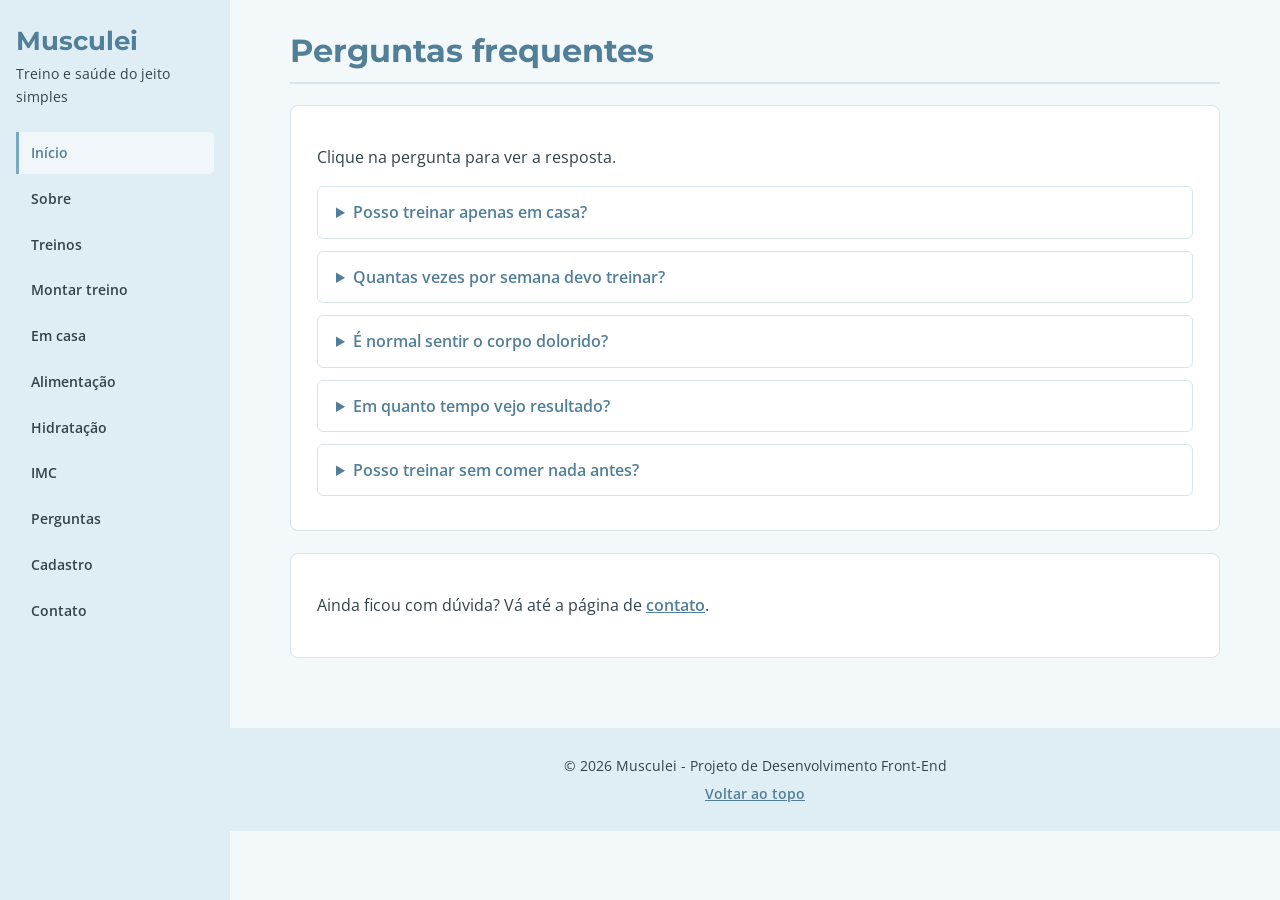
<file: html/perguntas.html>
<!DOCTYPE html>
<html lang="pt-br">
<head>
    <!-- configurações da página -->
    <meta charset="UTF-8">
    <meta http-equiv="content-language" content="pt-br">
    <meta name="viewport" content="width=device-width, initial-scale=1.0">
    <meta name="author" content="Hugo Gabriel">
    <meta name="keywords" content="treino, saúde, exercícios, alimentação, hidratação">
    <meta name="description" content="Perguntas frequentes sobre treino e saúde.">
    <title>Perguntas | Musculei</title>

    <!-- fontes -->
    <link rel="preconnect" href="https://fonts.googleapis.com">
    <link rel="preconnect" href="https://fonts.gstatic.com" crossorigin>
    <link href="https://fonts.googleapis.com/css2?family=Montserrat:wght@600;700;800&family=Open+Sans:wght@400;600;700&display=swap" rel="stylesheet">

    <!-- estilos -->
    <link rel="stylesheet" href="../css/estilo.css">
    <link rel="stylesheet" href="../css/perguntas.css">
</head>
<body>

    
    <header id="topo">
        <h1>Musculei</h1>
        <p>Treino e saúde do jeito simples</p>
        <nav>
            <a href="index.html" class="ativo">Início</a>
            <a href="sobre.html">Sobre</a>
            <a href="treinos.html">Treinos</a>
            <a href="montar-treino.html">Montar treino</a>
            <a href="treino-em-casa.html">Em casa</a>
            <a href="alimentacao.html">Alimentação</a>
            <a href="hidratacao.html">Hidratação</a>
            <a href="imc.html">IMC</a>
            <a href="perguntas.html">Perguntas</a>
            <a href="cadastro.html">Cadastro</a>
            <a href="contato.html">Contato</a>
        </nav>
    </header>

    
    <main>
        <h1>Perguntas frequentes</h1>

        <section>
            <p>Clique na pergunta para ver a resposta.</p>

            <details>
                <summary>Posso treinar apenas em casa?</summary>
                <p>Não será tão eficiente quanto em uma academia. Porém, pode sim! Veja a página <a href="treino-em-casa.html">Treino em casa</a>.</p>
            </details>

            <details>
                <summary>Quantas vezes por semana devo treinar?</summary>
                <p>O indicado é de 3 a 4 vezes por semana, caso queira um resultado mais rápido. Caso contrário, 2 a 3 vezes por semana já é um ótimo começo.</p>
            </details>

            <details>
                <summary>É normal sentir o corpo dolorido?</summary>
                <p>Uma dor leve nos músculos por 1 ou 2 dias depois do treino é comum no começo.</p>
            </details>

            <details>
                <summary>Em quanto tempo vejo resultado?</summary>
                <p>É individual. A constância (treinar sempre) importa mais do que a pressa.</p>
            </details>

            <details>
                <summary>Posso treinar sem comer nada antes?</summary>
                <p>NÃO É RECOMENDADO. Porém, pode variar de pessoa para pessoa. Se você sente tontura ou fraqueza, coma algo leve antes. Em caso de dúvida, converse com um nutricionista.</p>
            </details>
        </section>

        <section>
            <p>Ainda ficou com dúvida? Vá até a página de <a href="contato.html">contato</a>.</p>
        </section>
    </main>

    <!-- rodapé -->
    <footer>
        <p>&copy; 2026 Musculei - Projeto de Desenvolvimento Front-End</p>
        <p><a href="#topo">Voltar ao topo</a></p>
    </footer>

</body>
</html>
</file>
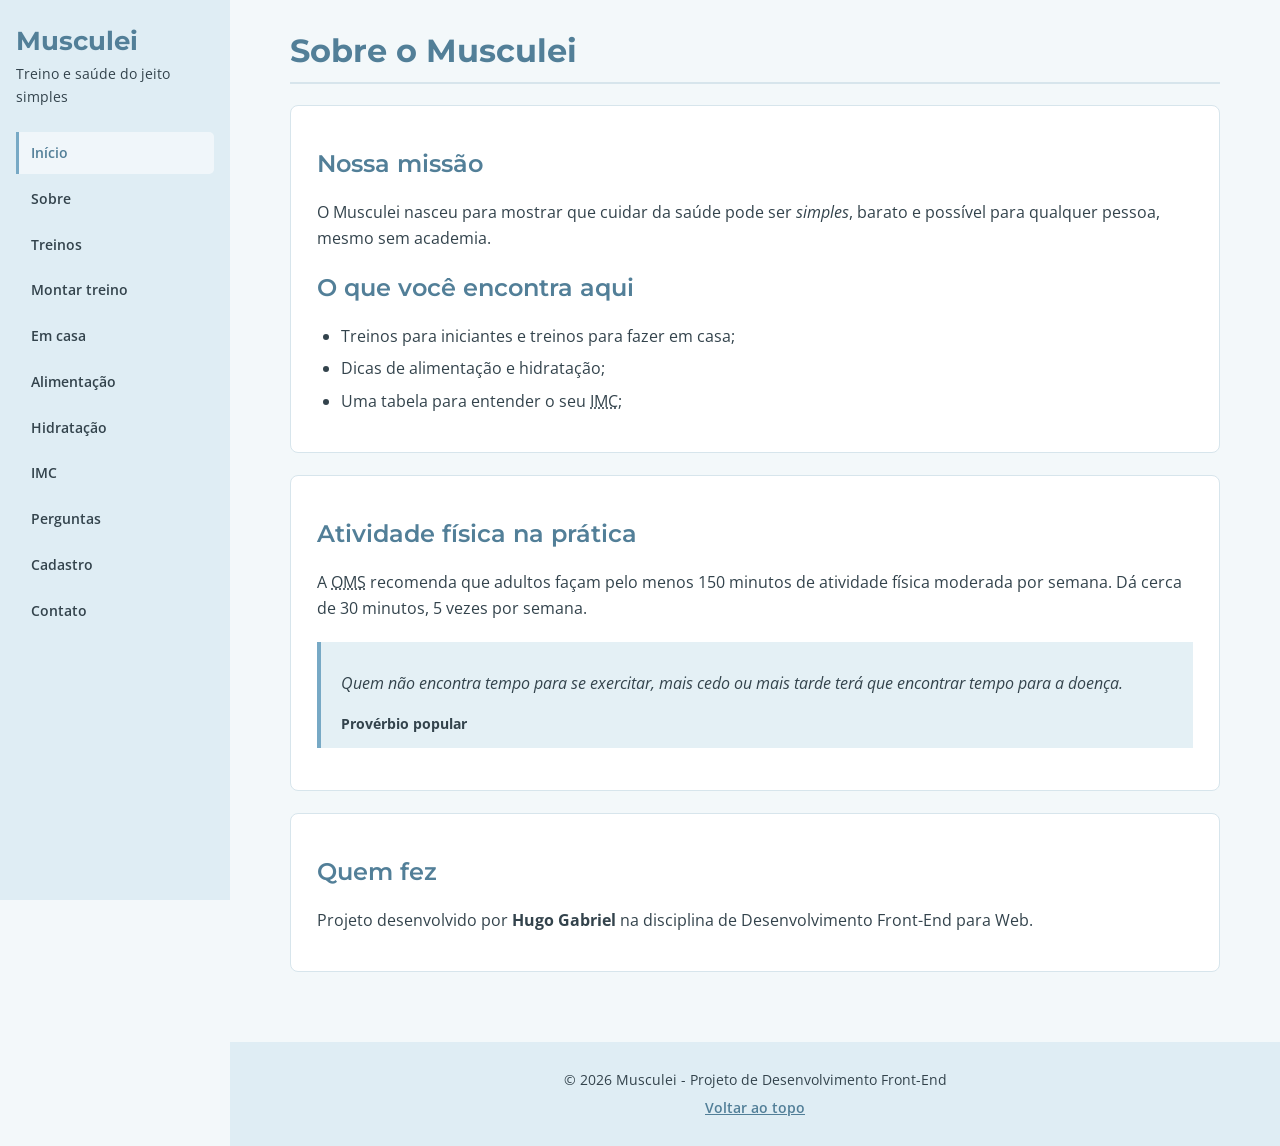
<file: html/sobre.html>
<!DOCTYPE html>
<html lang="pt-br">
<head>

    <meta charset="UTF-8">
    <meta http-equiv="content-language" content="pt-br">
    <meta name="viewport" content="width=device-width, initial-scale=1.0">
    <meta name="author" content="Hugo Gabriel">
    <meta name="keywords" content="treino, saúde, exercícios, alimentação, hidratação">
    <meta name="description" content="Conheça a missão do Musculei e quem fez este projeto.">
    <title>Sobre | Musculei</title>

    <link rel="preconnect" href="https://fonts.googleapis.com">
    <link rel="preconnect" href="https://fonts.gstatic.com" crossorigin>
    <link href="https://fonts.googleapis.com/css2?family=Montserrat:wght@600;700;800&family=Open+Sans:wght@400;600;700&display=swap" rel="stylesheet">

    <link rel="stylesheet" href="../css/estilo.css">
    <link rel="stylesheet" href="../css/sobre.css">
</head>
<body>

    <header id="topo">
        <h1>Musculei</h1>
        <p>Treino e saúde do jeito simples</p>
        <nav>
            <a href="index.html" class="ativo">Início</a>
            <a href="sobre.html">Sobre</a>
            <a href="treinos.html">Treinos</a>
            <a href="montar-treino.html">Montar treino</a>
            <a href="treino-em-casa.html">Em casa</a>
            <a href="alimentacao.html">Alimentação</a>
            <a href="hidratacao.html">Hidratação</a>
            <a href="imc.html">IMC</a>
            <a href="perguntas.html">Perguntas</a>
            <a href="cadastro.html">Cadastro</a>
            <a href="contato.html">Contato</a>
        </nav>
    </header>

    <main>
        <h1>Sobre o Musculei</h1>

        <section>
            <h2>Nossa missão</h2>
            <p>O Musculei nasceu para mostrar que cuidar da saúde pode ser <em>simples</em>, barato e possível para qualquer pessoa, mesmo sem academia.</p>
            <h2>O que você encontra aqui</h2>
            <ul>
                <li>Treinos para iniciantes e treinos para fazer em casa;</li>
                <li>Dicas de alimentação e hidratação;</li>
                <li>Uma tabela para entender o seu <abbr title="Índice de Massa Corporal">IMC</abbr>;</li>
            </ul>
        </section>

        <section>
            <h2>Atividade física na prática</h2>
            <p>A <abbr title="Organização Mundial da Saúde">OMS</abbr> recomenda que adultos façam pelo menos 150 minutos de atividade física moderada por semana. Dá cerca de 30 minutos, 5 vezes por semana.</p>
            <blockquote>
                <p>Quem não encontra tempo para se exercitar, mais cedo ou mais tarde terá que encontrar tempo para a doença.</p>
                <cite>Provérbio popular</cite>
            </blockquote>
        </section>

        <section>
            <h2>Quem fez</h2>
            <p>Projeto desenvolvido por <b>Hugo Gabriel</b> na disciplina de Desenvolvimento Front-End para Web.</p>
        </section>
    </main>

    <footer>
        <p>&copy; 2026 Musculei - Projeto de Desenvolvimento Front-End</p>
        <p><a href="#topo">Voltar ao topo</a></p>
    </footer>

</body>
</html>
</file>
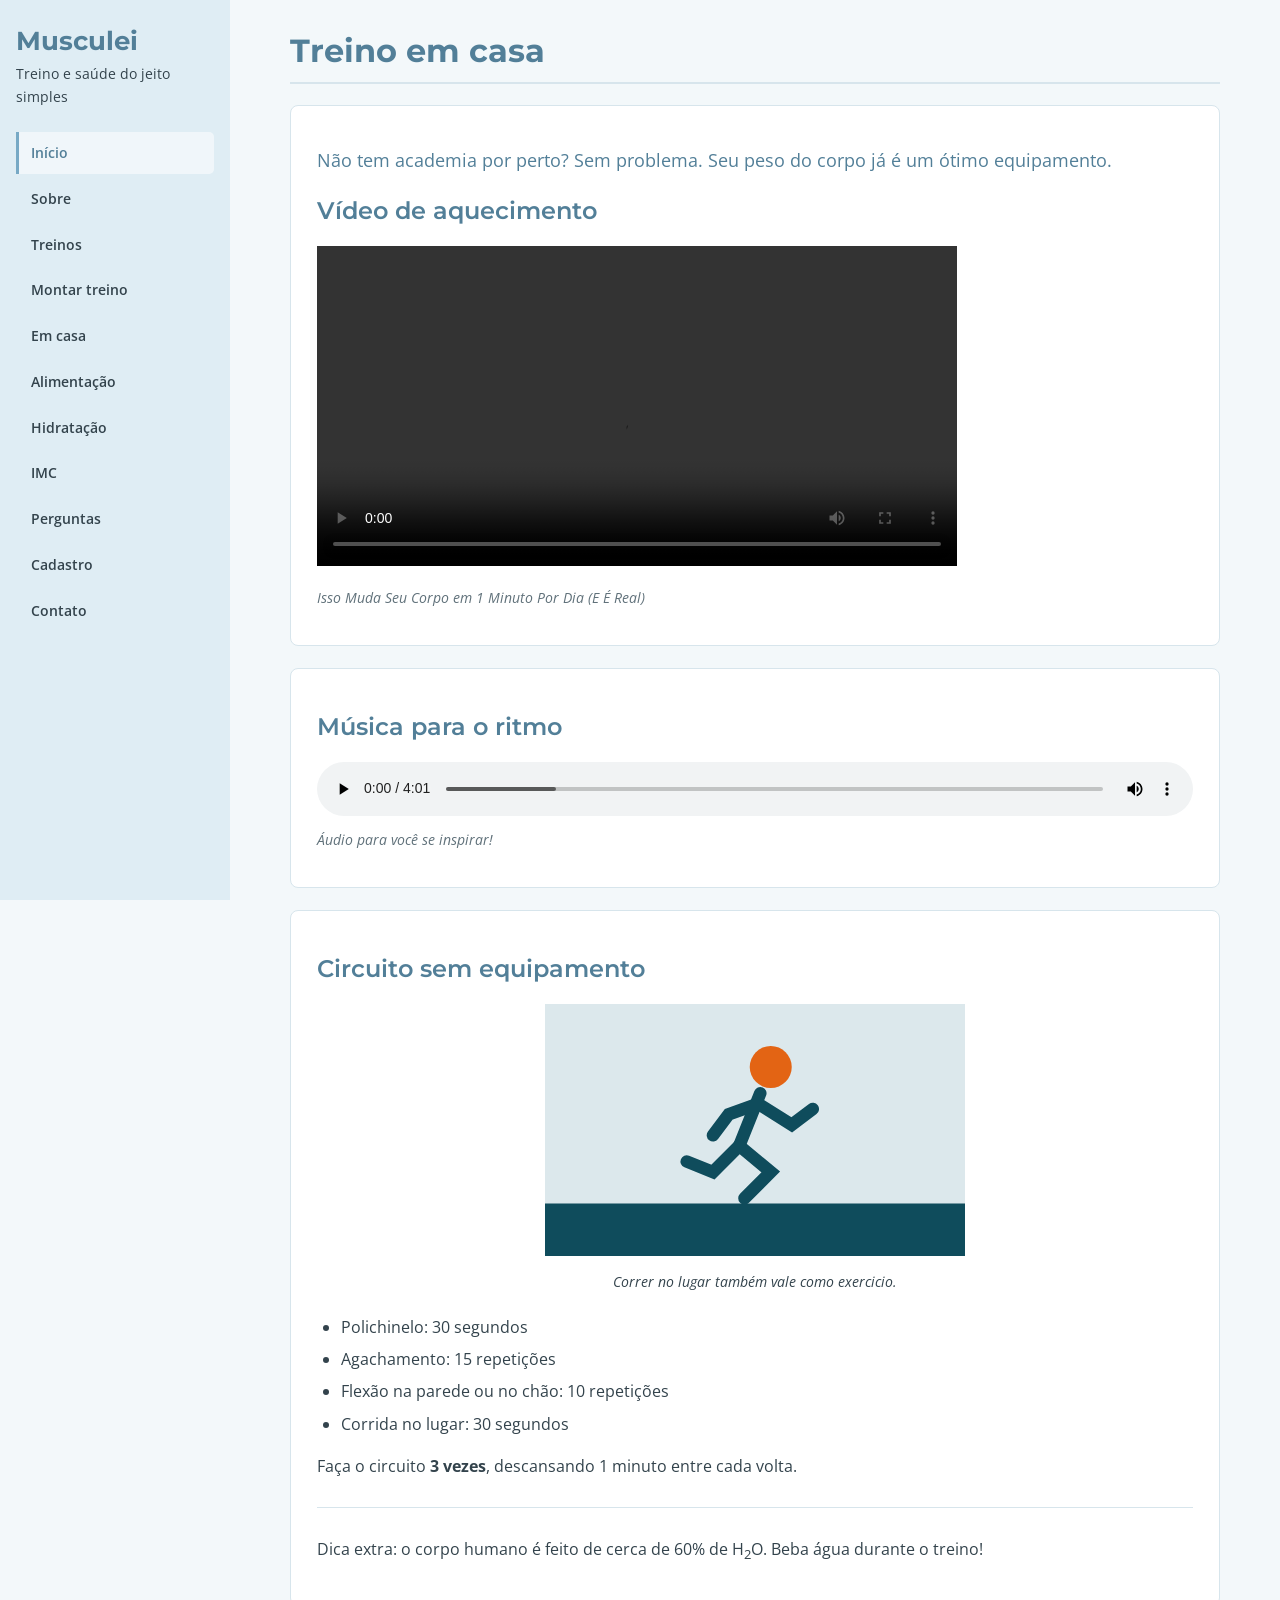
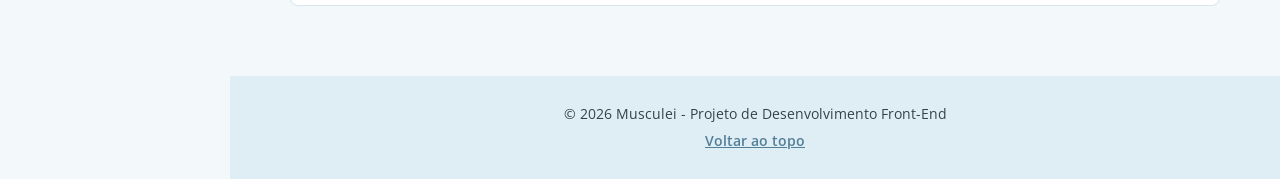
<file: html/treino-em-casa.html>
<!DOCTYPE html>
<html lang="pt-br">
<head>
    <!-- configurações da página -->
    <meta charset="UTF-8">
    <meta http-equiv="content-language" content="pt-br">
    <meta name="viewport" content="width=device-width, initial-scale=1.0">
    <meta name="author" content="Hugo Gabriel">
    <meta name="keywords" content="treino, saúde, exercícios, alimentação, hidratação">
    <meta name="description" content="Treino em casa sem equipamento, com vídeo e áudio.">
    <title>Treino em casa | Musculei</title>

    <!-- fontes -->
    <link rel="preconnect" href="https://fonts.googleapis.com">
    <link rel="preconnect" href="https://fonts.gstatic.com" crossorigin>
    <link href="https://fonts.googleapis.com/css2?family=Montserrat:wght@600;700;800&family=Open+Sans:wght@400;600;700&display=swap" rel="stylesheet">

    <!-- estilos -->
    <link rel="stylesheet" href="../css/estilo.css">
    <link rel="stylesheet" href="../css/treino-em-casa.css">
</head>
<body>

    
    <header id="topo">
        <h1>Musculei</h1>
        <p>Treino e saúde do jeito simples</p>
        <nav>
            <a href="index.html" class="ativo">Início</a>
            <a href="sobre.html">Sobre</a>
            <a href="treinos.html">Treinos</a>
            <a href="montar-treino.html">Montar treino</a>
            <a href="treino-em-casa.html">Em casa</a>
            <a href="alimentacao.html">Alimentação</a>
            <a href="hidratacao.html">Hidratação</a>
            <a href="imc.html">IMC</a>
            <a href="perguntas.html">Perguntas</a>
            <a href="cadastro.html">Cadastro</a>
            <a href="contato.html">Contato</a>
        </nav>
    </header>

    
    <main>
        <h1>Treino em casa</h1>

        <section>
            <p class="introducao">Não tem academia por perto? Sem problema. Seu peso do corpo já é um ótimo equipamento.</p>

            <h2>Vídeo de aquecimento</h2>
            
            <video controls>
                <source src="../video/aquecimento.mp4" type="video/mp4">
                Seu navegador não suporta vídeo.
            </video>
            <p class="nota">Isso Muda Seu Corpo em 1 Minuto Por Dia (E É Real)</p>
        </section>

        <section>
            <h2>Música para o ritmo</h2>
            
            <audio controls>
                <source src="../audio/ritmo-treino.mp3" type="audio/mpeg">
                Seu navegador não suporta áudio.
            </audio>
            <p class="nota">Áudio para você se inspirar!</p>
        </section>

        <section>
            <h2>Circuito sem equipamento</h2>
            <figure>
                <img src="../img/corrida.svg" alt="Desenho de uma pessoa correndo">
                <figcaption>Correr no lugar também vale como exercicio.</figcaption>
            </figure>

            
            <ul>
                <li>Polichinelo: 30 segundos</li>
                <li>Agachamento: 15 repetições</li>
                <li>Flexão na parede ou no chão: 10 repetições</li>
                <li>Corrida no lugar: 30 segundos</li>
            </ul>
            <p>Faça o circuito <b>3 vezes</b>, descansando 1 minuto entre cada volta.</p>
            <hr>
            <p>Dica extra: o corpo humano é feito de cerca de 60% de H<sub>2</sub>O. Beba água durante o treino!</p>
        </section>
    </main>

    <!-- rodapé -->
    <footer>
        <p>&copy; 2026 Musculei - Projeto de Desenvolvimento Front-End</p>
        <p><a href="#topo">Voltar ao topo</a></p>
    </footer>

</body>
</html>
</file>
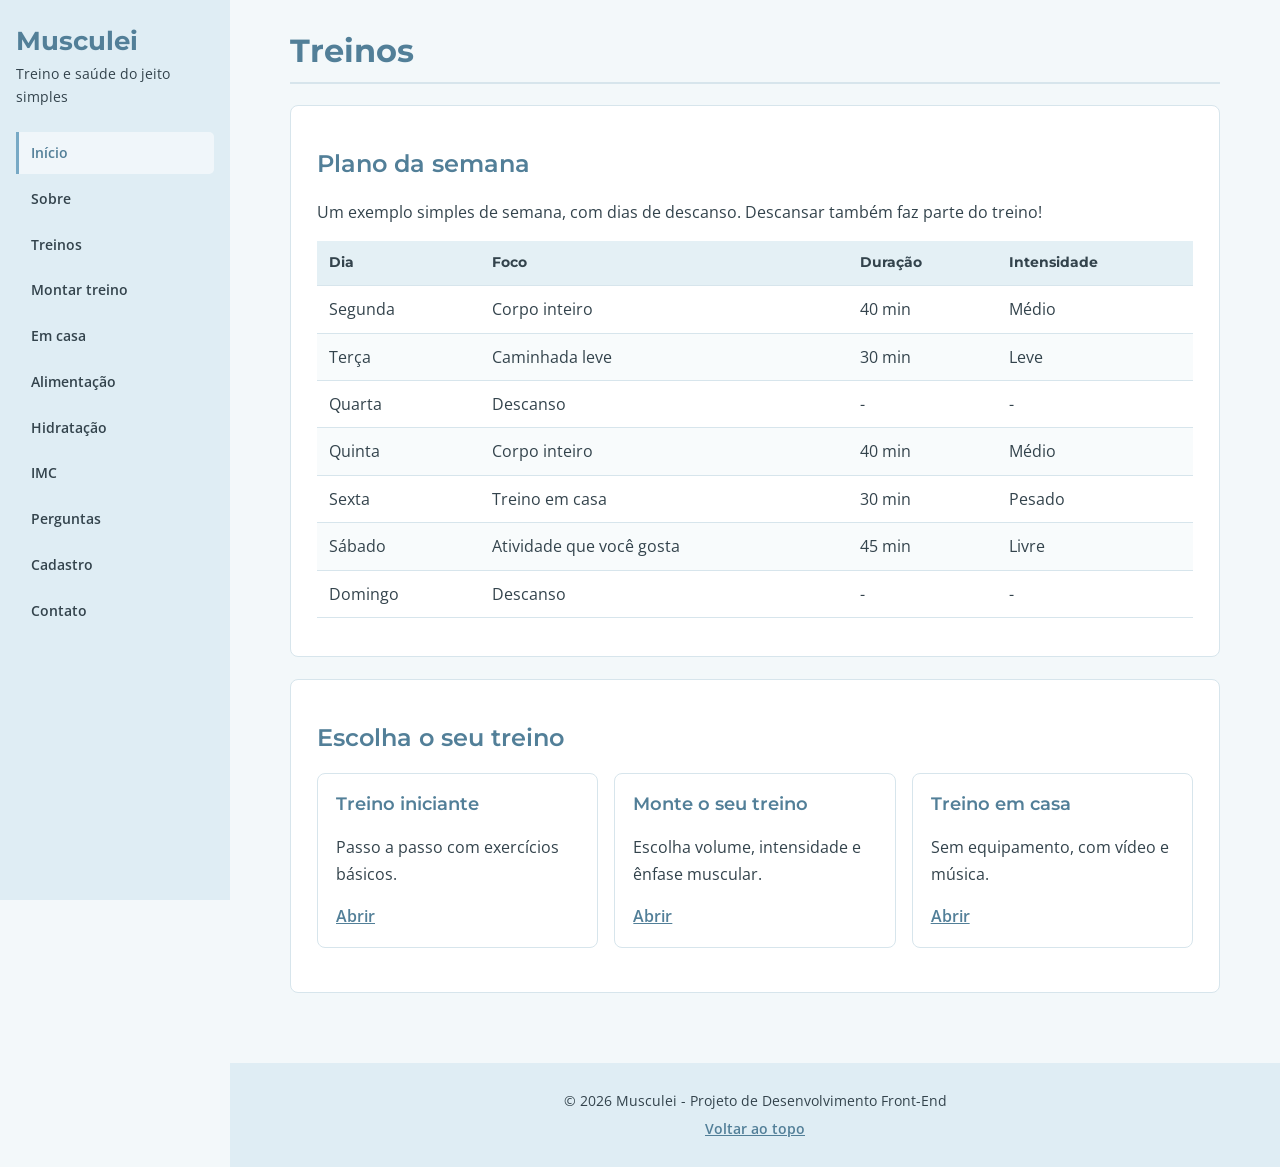
<file: html/treinos.html>
<!DOCTYPE html>
<html lang="pt-br">
<head>
    <!-- configurações da página -->
    <meta charset="UTF-8">
    <meta http-equiv="content-language" content="pt-br">
    <meta name="viewport" content="width=device-width, initial-scale=1.0">
    <meta name="author" content="Hugo Gabriel">
    <meta name="keywords" content="treino, saúde, exercícios, alimentação, hidratação">
    <meta name="description" content="Plano semanal de treino para iniciantes.">
    <title>Treinos | Musculei</title>

    <!-- fontes -->
    <link rel="preconnect" href="https://fonts.googleapis.com">
    <link rel="preconnect" href="https://fonts.gstatic.com" crossorigin>
    <link href="https://fonts.googleapis.com/css2?family=Montserrat:wght@600;700;800&family=Open+Sans:wght@400;600;700&display=swap" rel="stylesheet">

    <!-- estilos -->
    <link rel="stylesheet" href="../css/estilo.css">
    <link rel="stylesheet" href="../css/treinos.css">
</head>
<body>

    
    <header id="topo">
        <h1>Musculei</h1>
        <p>Treino e saúde do jeito simples</p>
        <nav>
            <a href="index.html" class="ativo">Início</a>
            <a href="sobre.html">Sobre</a>
            <a href="treinos.html">Treinos</a>
            <a href="montar-treino.html">Montar treino</a>
            <a href="treino-em-casa.html">Em casa</a>
            <a href="alimentacao.html">Alimentação</a>
            <a href="hidratacao.html">Hidratação</a>
            <a href="imc.html">IMC</a>
            <a href="perguntas.html">Perguntas</a>
            <a href="cadastro.html">Cadastro</a>
            <a href="contato.html">Contato</a>
        </nav>
    </header>

    
    <main>
        <h1>Treinos</h1>

        <section>
            <h2>Plano da semana</h2>
            <p>Um exemplo simples de semana, com dias de descanso. Descansar também faz parte do treino!</p>

            <table>
                <thead>
                    <tr>
                        <th>Dia</th>
                        <th>Foco</th>
                        <th>Duração</th>
                        <th>Intensidade</th>
                    </tr>
                </thead>
                <tbody>
                    <tr><td>Segunda</td><td>Corpo inteiro</td><td>40 min</td><td>Médio</td></tr>
                    <tr><td>Terça</td><td>Caminhada leve</td><td>30 min</td><td>Leve</td></tr>
                    <tr><td>Quarta</td><td>Descanso</td><td>-</td><td>-</td></tr>
                    <tr><td>Quinta</td><td>Corpo inteiro</td><td>40 min</td><td>Médio</td></tr>
                    <tr><td>Sexta</td><td>Treino em casa</td><td>30 min</td><td>Pesado</td></tr>
                    <tr><td>Sábado</td><td>Atividade que você gosta</td><td>45 min</td><td>Livre</td></tr>
                    <tr><td>Domingo</td><td>Descanso</td><td>-</td><td>-</td></tr>
                </tbody>
            </table>
        </section>

        <section>
            <h2>Escolha o seu treino</h2>
            <div class="grade">
                <div class="cartao">
                    <h3>Treino iniciante</h3>
                    <p>Passo a passo com exercícios básicos.</p>
                    <a href="treino-iniciante.html">Abrir</a>
                </div>
                <div class="cartao">
                    <h3>Monte o seu treino</h3>
                    <p>Escolha volume, intensidade e ênfase muscular.</p>
                    <a href="montar-treino.html">Abrir</a>
                </div>
                <div class="cartao">
                    <h3>Treino em casa</h3>
                    <p>Sem equipamento, com vídeo e música.</p>
                    <a href="treino-em-casa.html">Abrir</a>
                </div>
            </div>
        </section>
    </main>

    <!-- rodapé -->
    <footer>
        <p>&copy; 2026 Musculei - Projeto de Desenvolvimento Front-End</p>
        <p><a href="#topo">Voltar ao topo</a></p>
    </footer>

</body>
</html>
</file>
<file: css/estilo.css>
:root {
    --cor-primaria: #527f98;
    --cor-secundaria: #77a9c5;
    --cor-hover: #5e91ae;
    --cor-texto: #33434c;
    --cor-fundo: #f3f8fa;
    --cor-card: #ffffff;
    --cor-suave: #e4f0f5;
    --cor-borda: #d7e5ec;

    --fonte-titulo: 'Montserrat', Arial, sans-serif;
    --fonte-texto: 'Open Sans', Arial, sans-serif;
}

* {
    box-sizing: border-box;
}

body {
    margin: 0;
    color: var(--cor-texto);
    background-color: var(--cor-fundo);
    font-family: var(--fonte-texto);
    font-size: 1rem;
    line-height: 1.65;
}

h1, h2, h3 {
    color: var(--cor-primaria);
    font-family: var(--fonte-titulo);
    line-height: 1.3;
}

h1 {
    font-size: 2rem;
    font-weight: 700;
}

h2 {
    font-size: 1.5rem;
    font-weight: 600;
}

h3 {
    font-size: 1.15rem;
    font-weight: 600;
}

a {
    color: var(--cor-primaria);
    font-weight: 600;
}

a:hover {
    color: var(--cor-hover);
}

img, video, iframe {
    max-width: 100%;
}

hr {
    margin: 28px 0;
    border: 0;
    border-top: 1px solid var(--cor-borda);
}

header {
    position: fixed;
    inset: 0 auto 0 0;
    z-index: 10;
    width: 230px;
    height: 100vh;
    overflow-y: auto;
    padding: 24px 16px;
    color: var(--cor-texto);
    background-color: #dfedf4;
    text-align: left;
}

#topo h1 {
    margin: 0;
    color: var(--cor-primaria);
    font-size: 1.6rem;
    letter-spacing: 0;
    text-transform: none;
}

header p {
    margin: 6px 0 24px;
    font-size: 0.85rem;
}

nav {
    display: flex;
    flex-direction: column;
    gap: 4px;
}

nav a {
    padding: 9px 12px;
    border-left: 3px solid transparent;
    border-radius: 0 5px 5px 0;
    color: var(--cor-texto);
    font-size: 0.9rem;
    text-decoration: none;
}

nav a:hover,
nav a.ativo {
    border-left-color: var(--cor-secundaria);
    color: var(--cor-primaria);
    background-color: rgba(255, 255, 255, 0.55);
}

main {
    max-width: 1000px;
    margin: 0 40px 0 270px;
    padding: 30px 20px 48px;
}

main h1 {
    margin-top: 0;
    padding-bottom: 10px;
    border-bottom: 2px solid var(--cor-borda);
}

section {
    margin-bottom: 22px;
    padding: 22px 26px;
    border: 1px solid var(--cor-borda);
    border-radius: 8px;
    background-color: var(--cor-card);
}

article {
    margin-bottom: 20px;
}

aside {
    margin-bottom: 22px;
    padding: 15px 19px;
    border-left: 4px solid var(--cor-secundaria);
    border-radius: 4px;
    background-color: var(--cor-suave);
}

.introducao {
    color: var(--cor-primaria);
    font-size: 1.1rem;
}

.grade {
    display: flex;
    flex-wrap: wrap;
    gap: 16px;
    margin-bottom: 22px;
}

.cartao {
    flex: 1 1 240px;
    padding: 18px;
    border: 1px solid var(--cor-borda);
    border-radius: 8px;
    background-color: var(--cor-card);
}

.cartao h3 {
    margin-top: 0;
}

.botao {
    display: inline-block;
    padding: 10px 20px;
    border-radius: 5px;
    color: #ffffff;
    background-color: var(--cor-primaria);
    font-family: var(--fonte-titulo);
    font-weight: 600;
    text-decoration: none;
}

.botao:hover {
    color: #ffffff;
    background-color: var(--cor-hover);
}

.destaque {
    color: var(--cor-primaria);
    font-weight: 700;
}

.nota {
    color: #60717a;
    font-size: 0.85rem;
    font-style: italic;
}

.centro {
    text-align: center;
}

ul, ol {
    padding-left: 24px;
}

li {
    margin-bottom: 6px;
}

table {
    width: 100%;
    margin: 16px 0;
    border-collapse: collapse;
    background-color: var(--cor-card);
}

th, td {
    padding: 10px 12px;
    border-bottom: 1px solid var(--cor-borda);
    text-align: left;
}

th {
    color: var(--cor-texto);
    background-color: var(--cor-suave);
    font-family: var(--fonte-titulo);
    font-size: 0.9rem;
}

tbody tr:nth-child(even) {
    background-color: #f8fbfc;
}

caption {
    padding-top: 8px;
    font-size: 0.85rem;
    font-style: italic;
}

fieldset {
    margin-bottom: 20px;
    padding: 16px 20px;
    border: 1px solid var(--cor-borda);
    border-radius: 6px;
}

legend {
    padding: 0 8px;
    color: var(--cor-primaria);
    font-family: var(--fonte-titulo);
    font-weight: 600;
}

label {
    display: block;
    margin: 14px 0 4px;
    font-weight: 600;
}

label.opcao {
    display: inline-block;
    margin-right: 16px;
    font-weight: 400;
}

input[type="text"],
input[type="email"],
input[type="tel"],
input[type="date"],
input[type="file"],
select,
textarea {
    width: 100%;
    padding: 10px;
    border: 1px solid var(--cor-borda);
    border-radius: 5px;
    background-color: var(--cor-card);
    font-family: var(--fonte-texto);
    font-size: 1rem;
}

input:focus,
select:focus,
textarea:focus {
    border-color: var(--cor-secundaria);
    outline: 2px solid rgba(119, 169, 197, 0.25);
}

input[type="range"] {
    width: 100%;
    accent-color: var(--cor-primaria);
}

input[type="color"] {
    width: 80px;
    height: 40px;
    padding: 0;
    border: 0;
}

input[type="submit"] {
    padding: 12px 26px;
    border: 0;
    border-radius: 5px;
    color: #ffffff;
    background-color: var(--cor-primaria);
    font-family: var(--fonte-titulo);
    font-size: 1rem;
    font-weight: 600;
    cursor: pointer;
}

input[type="submit"]:hover {
    background-color: var(--cor-hover);
}

figure {
    margin: 20px 0;
    text-align: center;
}

figure img {
    width: 100%;
    max-width: 420px;
}

figcaption {
    margin-top: 6px;
    font-size: 0.9rem;
    font-style: italic;
}

audio {
    width: 100%;
}

video {
    width: 100%;
    max-width: 640px;
    background-color: #000000;
}

iframe {
    width: 100%;
    height: 320px;
    border: 1px solid var(--cor-borda);
    border-radius: 6px;
}

blockquote {
    margin: 20px 0;
    padding: 12px 20px;
    border-left: 4px solid var(--cor-secundaria);
    background-color: var(--cor-suave);
    font-style: italic;
}

cite {
    display: block;
    margin-top: 6px;
    font-size: 0.9rem;
    font-style: normal;
    font-weight: 700;
}

mark {
    padding: 0 4px;
    background-color: #e9f2b8;
}

progress, meter {
    width: 100%;
    max-width: 400px;
    height: 20px;
    accent-color: var(--cor-primaria);
}

details {
    margin-bottom: 10px;
    padding: 12px 18px;
    border: 1px solid var(--cor-borda);
    border-radius: 6px;
    background-color: var(--cor-card);
}

summary {
    color: var(--cor-primaria);
    font-weight: 600;
    cursor: pointer;
}

details[open] {
    border-color: var(--cor-secundaria);
}

.radio-oculto {
    position: absolute;
    width: 1px;
    height: 1px;
    opacity: 0;
}

label.chip {
    display: inline-block;
    margin: 0 8px 8px 0;
    padding: 9px 16px;
    border: 1px solid var(--cor-primaria);
    border-radius: 20px;
    color: var(--cor-primaria);
    background-color: var(--cor-card);
    font-family: var(--fonte-titulo);
    font-size: 0.9rem;
    font-weight: 600;
    cursor: pointer;
}

label.chip:hover {
    background-color: var(--cor-suave);
}

.radio-oculto:checked + label.chip {
    color: #ffffff;
    background-color: var(--cor-primaria);
}

.radio-oculto:focus-visible + label.chip {
    outline: 3px solid var(--cor-secundaria);
    outline-offset: 2px;
}

.v-low, .v-med, .v-high,
.i-leve, .i-mod, .i-alta {
    display: none;
}

.bloco-enfase,
.aviso-combo {
    display: none;
}

.montador:has(#vol-low:checked) .v-low { display: inline; }
.montador:has(#vol-med:checked) .v-med { display: inline; }
.montador:has(#vol-high:checked) .v-high { display: inline; }

.montador:has(#int-leve:checked) .i-leve { display: inline; }
.montador:has(#int-mod:checked) .i-mod { display: inline; }
.montador:has(#int-alta:checked) .i-alta { display: inline; }

.montador:has(#enf-peito:checked) .e-peito { display: block; }
.montador:has(#enf-costas:checked) .e-costas { display: block; }
.montador:has(#enf-pernas:checked) .e-pernas { display: block; }
.montador:has(#enf-ombros:checked) .e-ombros { display: block; }
.montador:has(#enf-bracos:checked) .e-bracos { display: block; }

.montador:has(#vol-high:checked):has(#int-alta:checked) .aviso-combo {
    display: block;
}

.resumo {
    margin: 16px 0;
    padding: 14px 20px;
    border-left: 4px solid var(--cor-secundaria);
    background-color: var(--cor-suave);
}

.resumo ul {
    margin: 0;
    padding: 0;
    list-style: none;
}

.aviso {
    margin: 16px 0;
    padding: 12px 16px;
    border-left: 4px solid #d5b65c;
    background-color: #fbf7e8;
}

.bloco-enfase {
    margin-top: 24px;
    padding-top: 4px;
    border-top: 2px solid var(--cor-borda);
}

.selo {
    display: inline-block;
    padding: 2px 10px;
    border-radius: 12px;
    color: #ffffff;
    background-color: var(--cor-primaria);
    font-size: 0.75rem;
    vertical-align: middle;
}

code {
    padding: 1px 5px;
    background-color: var(--cor-suave);
    font-family: 'Courier New', Consolas, monospace;
}

footer {
    padding: 22px 20px;
    margin-left: 230px;
    color: var(--cor-texto);
    background-color: #dfedf4;
    font-size: 0.9rem;
    text-align: center;
}

footer p {
    margin: 4px 0;
}

footer a {
    color: var(--cor-primaria);
}

@media (max-width: 600px) {
    header {
        position: static;
        width: 100%;
        height: auto;
        padding: 18px 16px 0;
        text-align: center;
    }

    header p {
        margin-bottom: 14px;
    }

    nav {
        flex-direction: row;
        justify-content: center;
    }

    nav a {
        border-bottom: 3px solid transparent;
        border-left: 0;
        border-radius: 0;
    }

    nav a:hover,
    nav a.ativo {
        border-bottom-color: var(--cor-secundaria);
        border-left-color: transparent;
    }

    main {
        margin: 0;
    }

    footer {
        margin-left: 0;
    }

    h1 {
        font-size: 1.7rem;
    }

    h2 {
        font-size: 1.35rem;
    }

    #topo h1 {
        font-size: 1.5rem;
    }

    nav a {
        padding: 8px 10px;
        font-size: 0.85rem;
    }

    section {
        padding: 18px;
    }

    th, td {
        padding: 8px 6px;
        font-size: 0.85rem;
    }

    table {
        display: block;
        overflow-x: auto;
    }
}
</file>
<file: css/index.css>
main .introducao {
    margin-bottom: 24px;
}
</file>
<file: css/alimentacao.css>
Estilos específicos da página de Alimentação
main ul li strong {
    color: var(--cor-primaria);
}
</file>
<file: css/cadastro.css>
Estilos específicos da página de Cadastro
main form {
    max-width: 860px;
}
</file>
<file: css/contato.css>
Estilos específicos da página de Contato
iframe {
    border-radius: 12px;
}
</file>
<file: css/hidratacao.css>
label[for="nota-guia"] {
    display: block;
    margin-top: 18px;
    font-weight: 700;
}

meter {
    display: block;
    margin-top: 8px;
}
</file>
<file: css/imc.css>
main form {
    max-width: 520px;
}
</file>
<file: css/montar-treino.css>
/* estilo específico: montar treino */

.radio-oculto {
    position: absolute;
    opacity: 0;
    width: 1px;
    height: 1px;
}

label.chip {
    display: inline-block;
    margin: 0 8px 8px 0;
    padding: 10px 18px;
    background-color: #FFFFFF;
    color: var(--cor-primaria);
    border: 2px solid var(--cor-primaria);
    border-radius: 30px;
    font-family: var(--fonte-titulo);
    font-size: 0.9rem;
    font-weight: 700;
    cursor: pointer;
}

label.chip:hover {
    background-color: var(--cor-suave);
}

.radio-oculto:checked + label.chip {
    background-color: var(--cor-primaria);
    color: #FFFFFF;
}

.radio-oculto:focus-visible + label.chip {
    outline: 3px solid var(--cor-secundaria);
    outline-offset: 2px;
}

.v-low, .v-med, .v-high,
.i-leve, .i-mod, .i-alta {
    display: none;
}

.bloco-enfase,
.aviso-combo {
    display: none;
}

.montador:has(#vol-low:checked)  .v-low  { display: inline; }
.montador:has(#vol-med:checked)  .v-med  { display: inline; }
.montador:has(#vol-high:checked) .v-high { display: inline; }

.montador:has(#int-leve:checked) .i-leve { display: inline; }
.montador:has(#int-mod:checked)  .i-mod  { display: inline; }
.montador:has(#int-alta:checked) .i-alta { display: inline; }

.montador:has(#enf-peito:checked)  .e-peito  { display: block; }
.montador:has(#enf-costas:checked) .e-costas { display: block; }
.montador:has(#enf-pernas:checked) .e-pernas { display: block; }
.montador:has(#enf-ombros:checked) .e-ombros { display: block; }
.montador:has(#enf-bracos:checked) .e-bracos { display: block; }

.montador:has(#vol-high:checked):has(#int-alta:checked) .aviso-combo {
    display: block;
}

.resumo {
    background-color: var(--cor-suave);
    border-left: 6px solid var(--cor-secundaria);
    padding: 14px 20px;
    margin: 16px 0;
}

.resumo ul {
    list-style: none;
    margin: 0;
    padding: 0;
}

.aviso {
    background-color: #FFF3CD;
    border-left: 6px solid #E0A800;
    padding: 12px 16px;
    margin: 16px 0;
}

.bloco-enfase {
    border-top: 4px solid var(--cor-secundaria);
    margin-top: 24px;
    padding-top: 4px;
}

.selo {
    display: inline-block;
    background-color: var(--cor-secundaria);
    color: #FFFFFF;
    font-size: 0.75rem;
    padding: 2px 10px;
    border-radius: 12px;
    vertical-align: middle;
}

code {
    font-family: 'Courier New', Consolas, monospace;
    background-color: var(--cor-suave);
    padding: 1px 5px;
}
</file>
<file: css/perguntas.css>
main details {
    margin-bottom: 12px;
}
</file>
<file: css/sobre.css>
main .introducao {
    margin-bottom: 20px;
}
</file>
<file: css/treino-em-casa.css>
audio {
    display: block;
    margin-top: 12px;
}
</file>
<file: css/treinos.css>
main .grade {
    margin-top: 18px;
}
</file>
